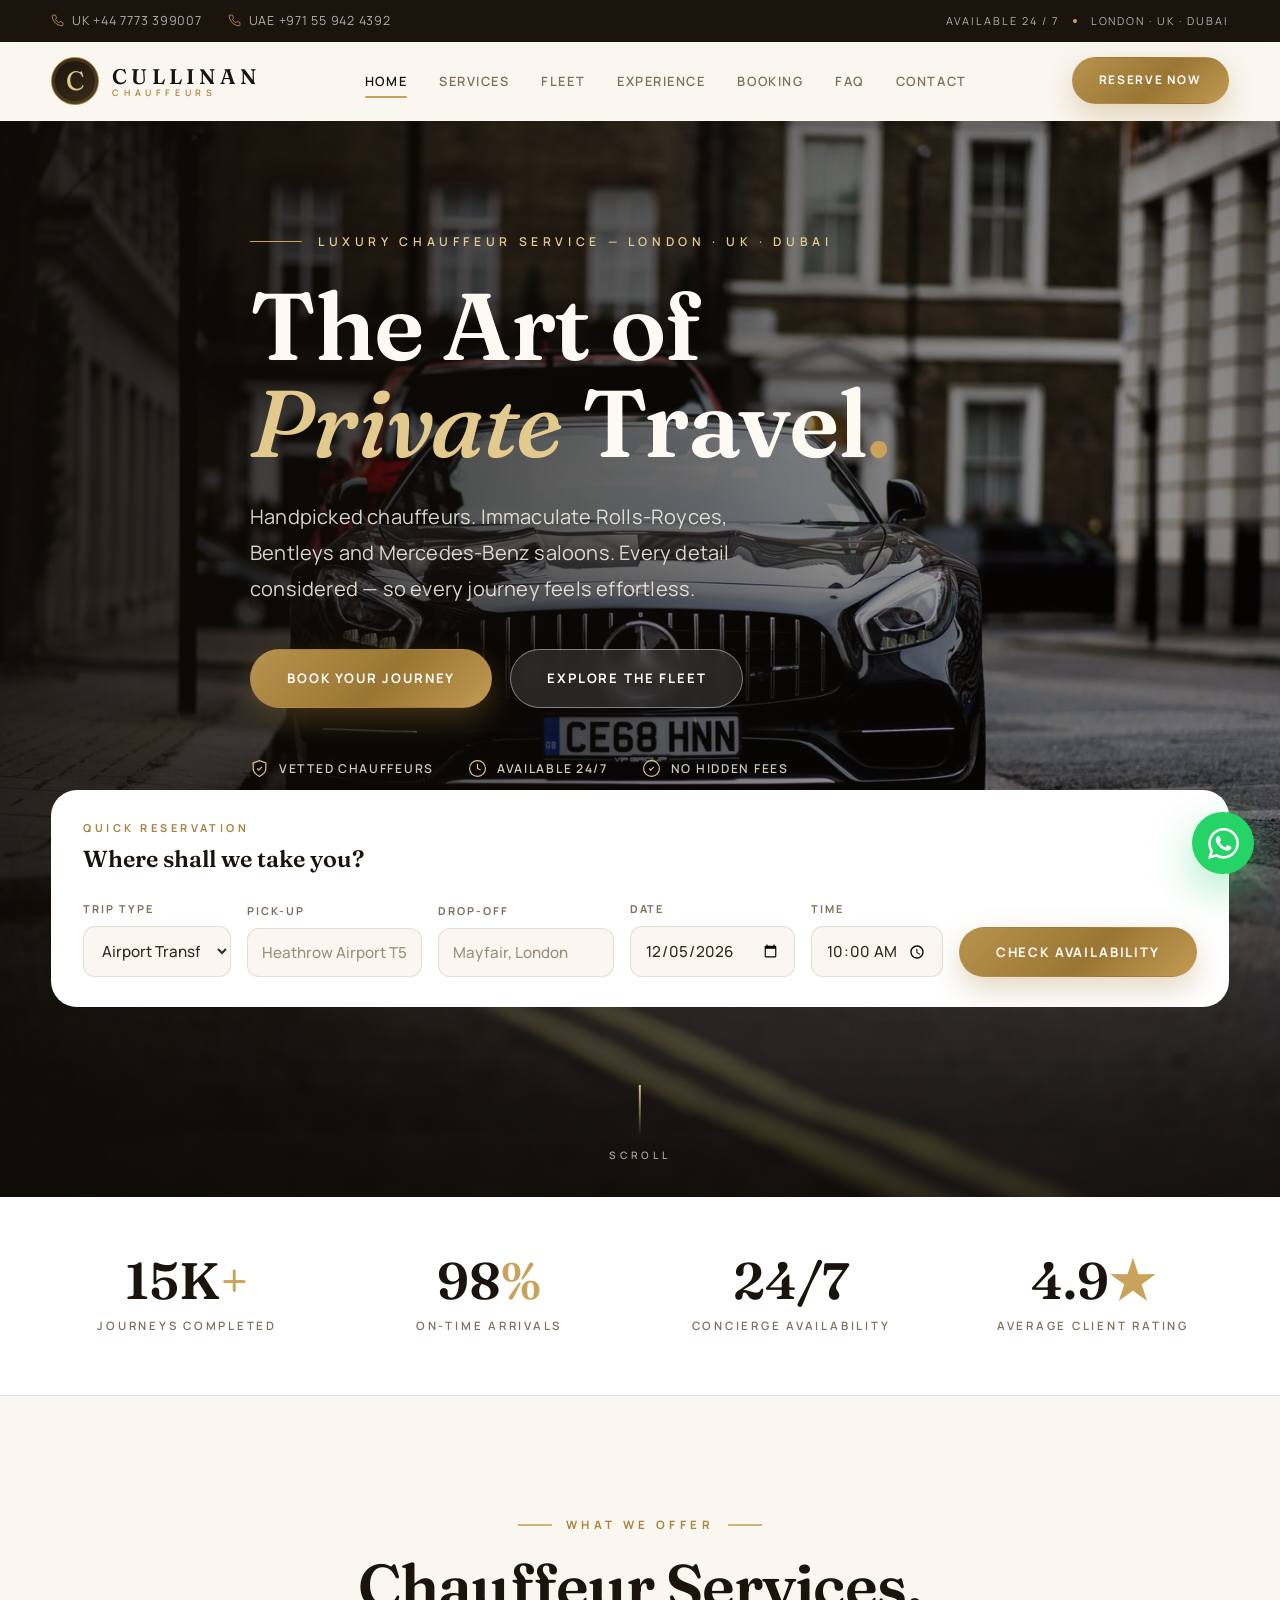
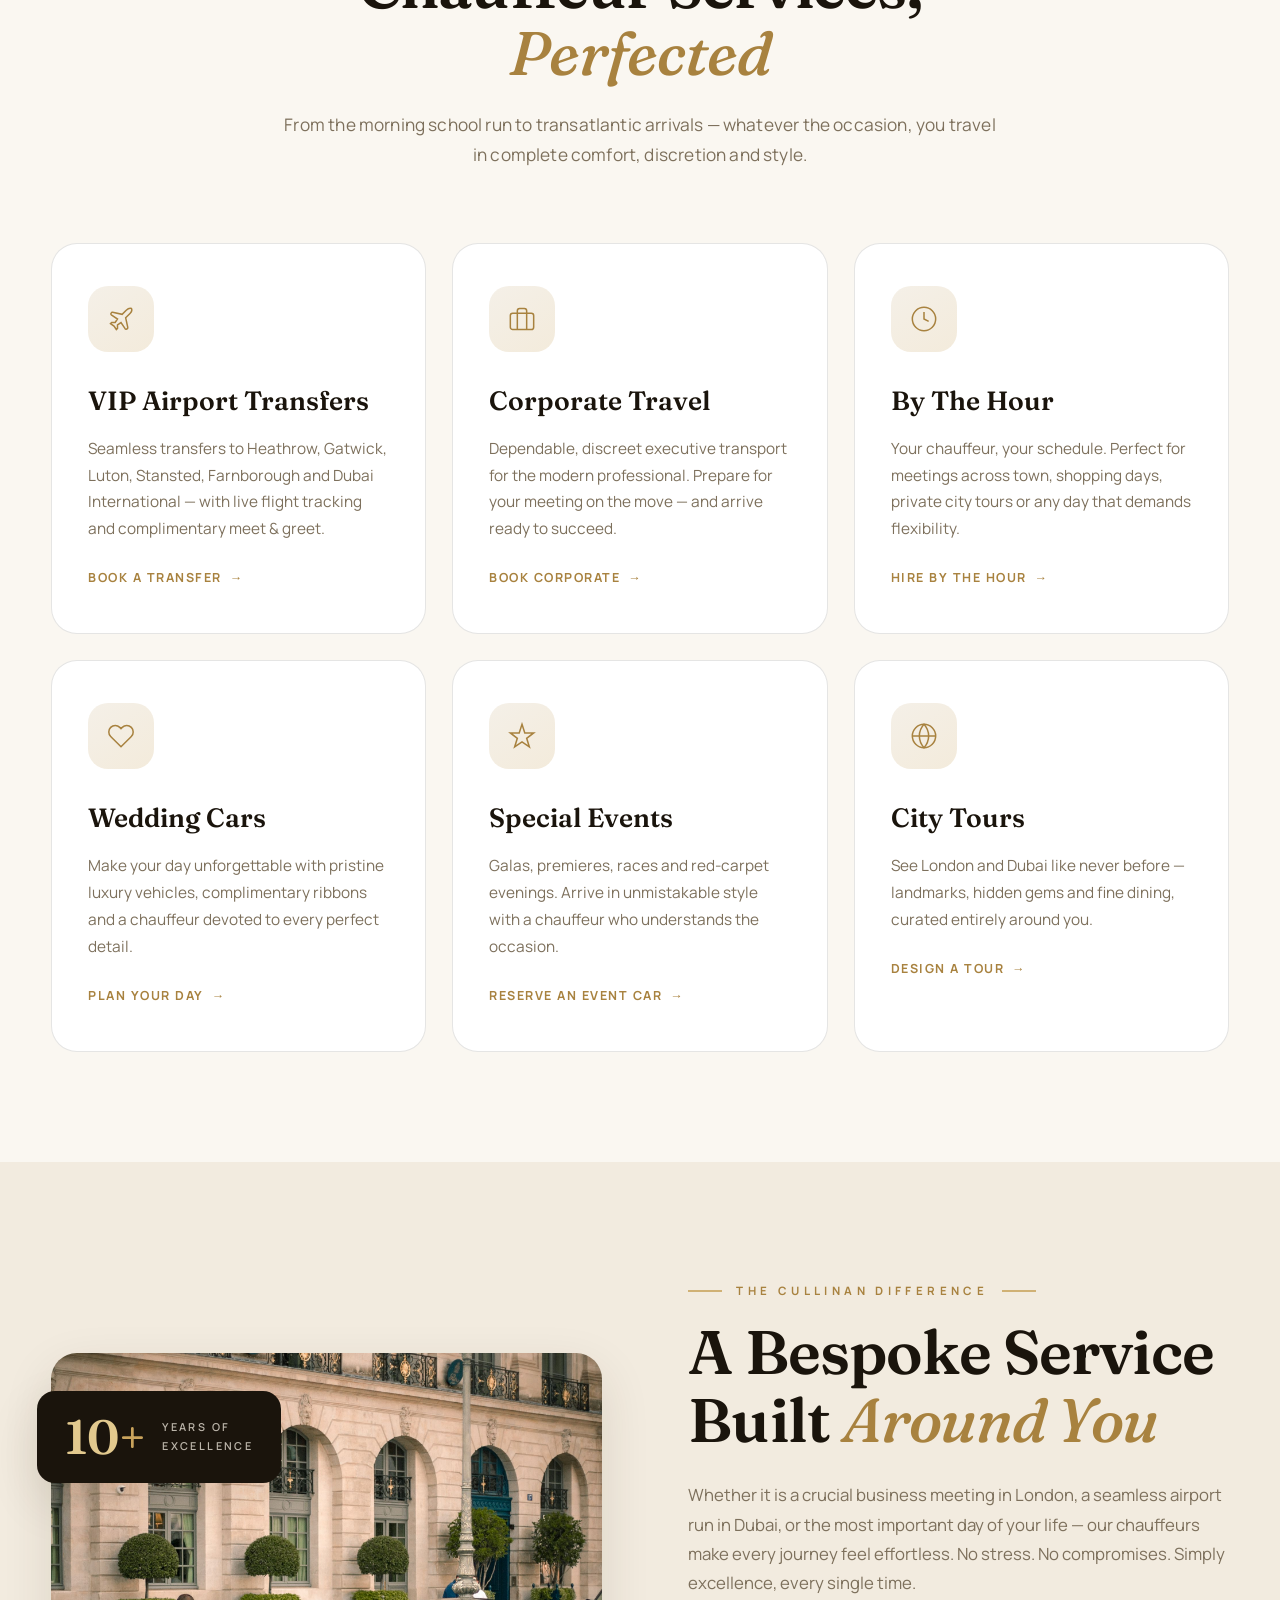
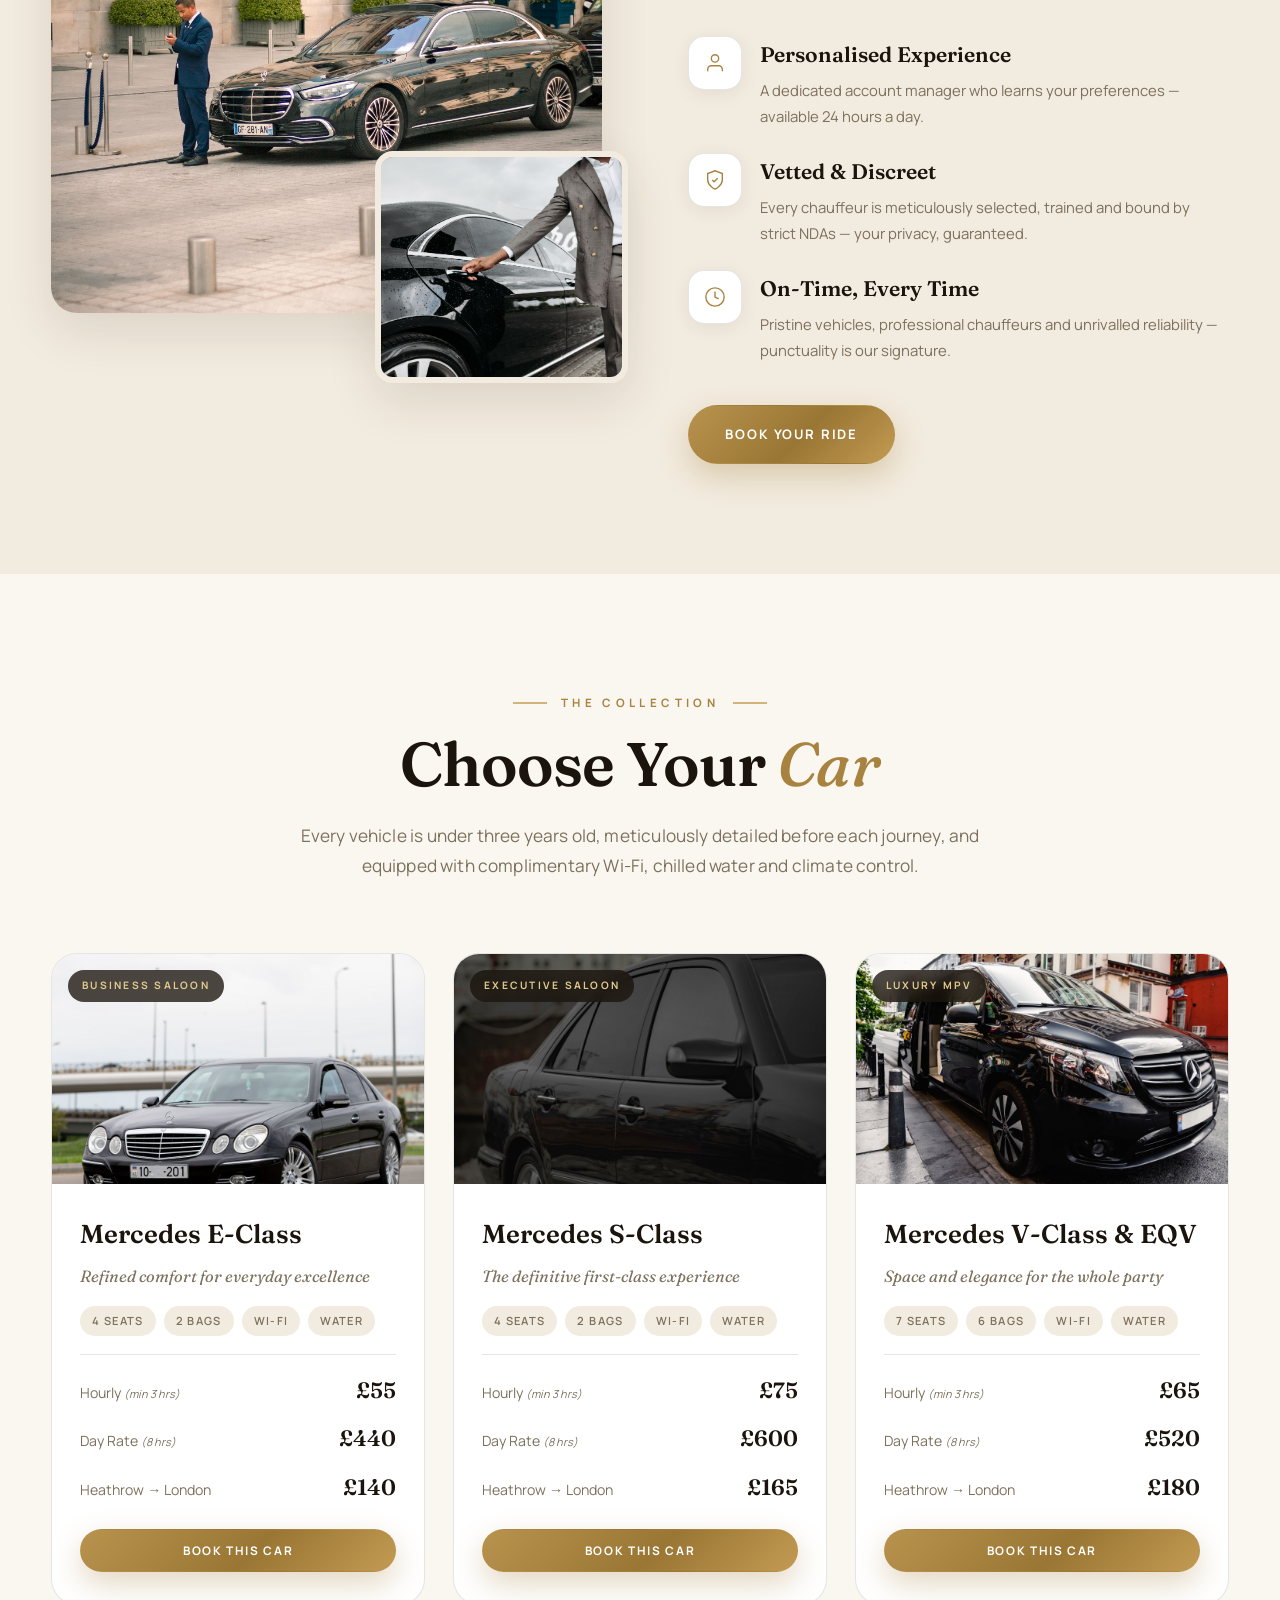
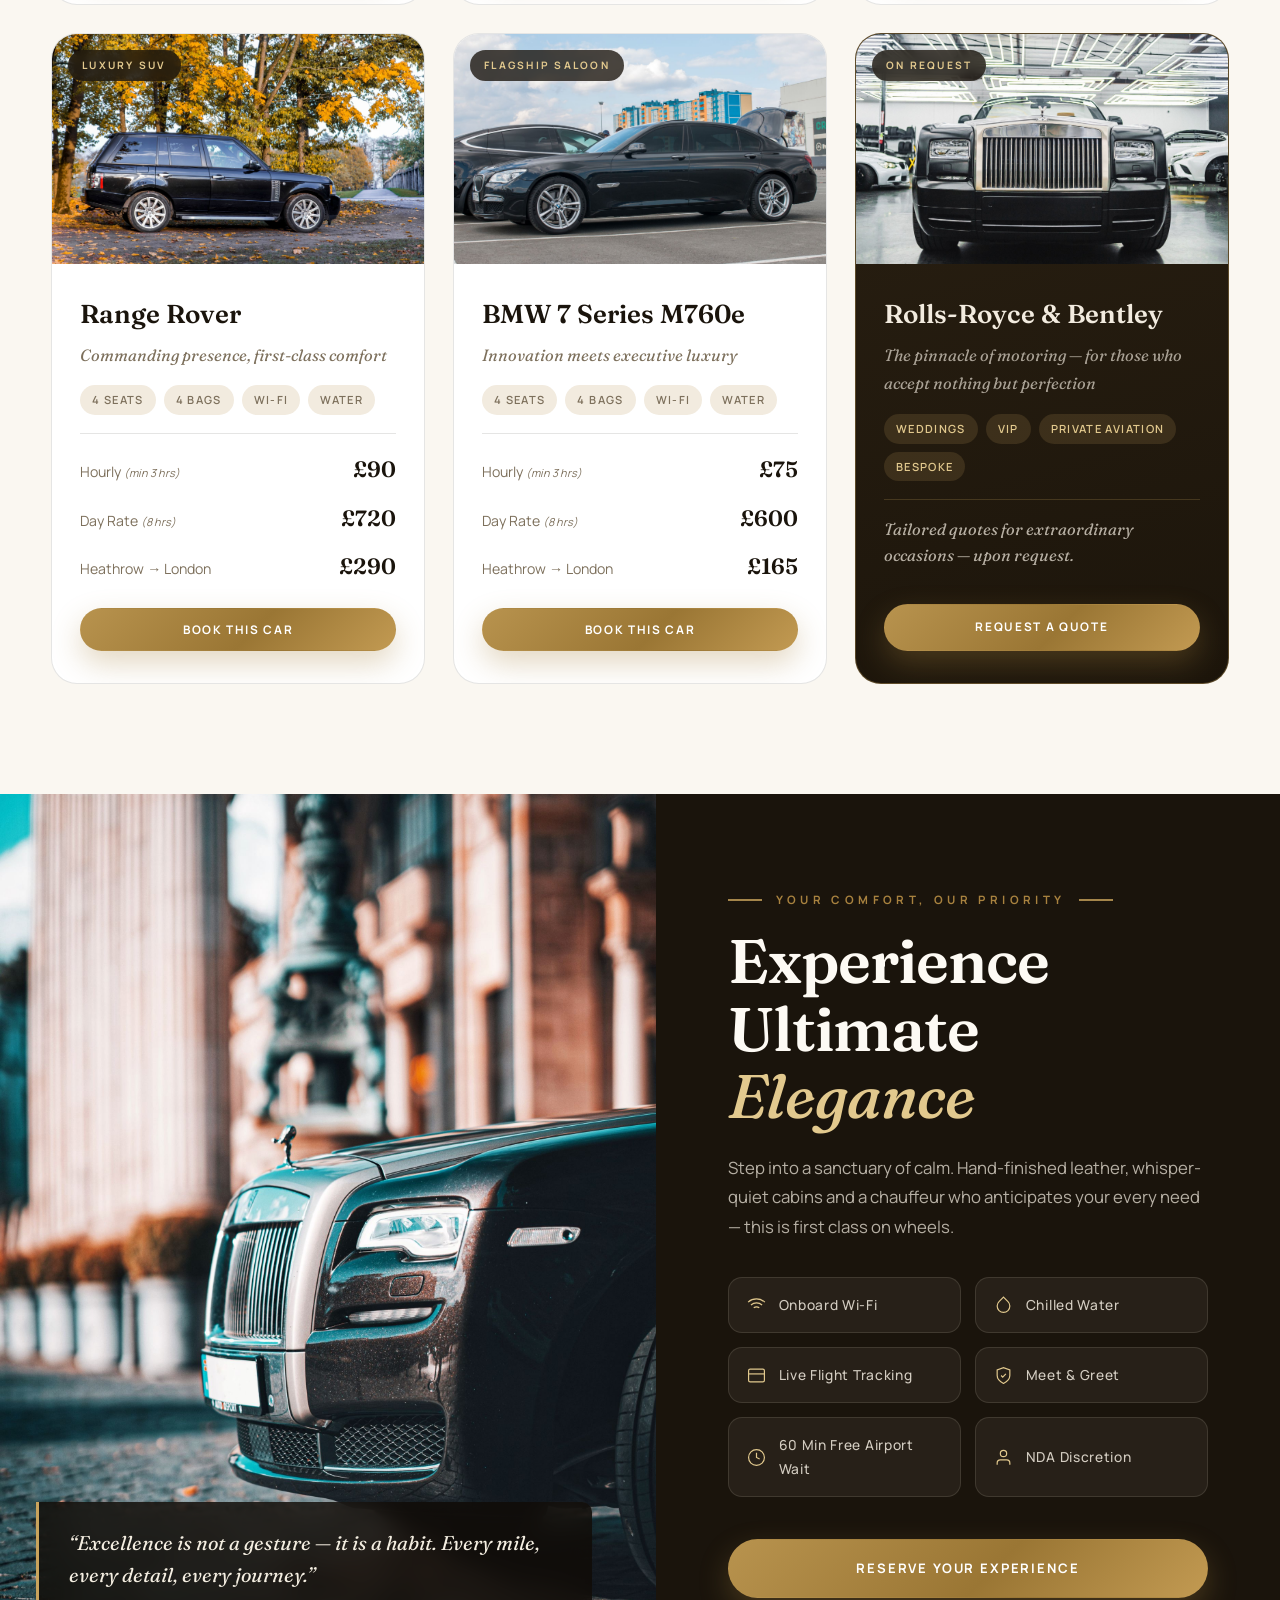
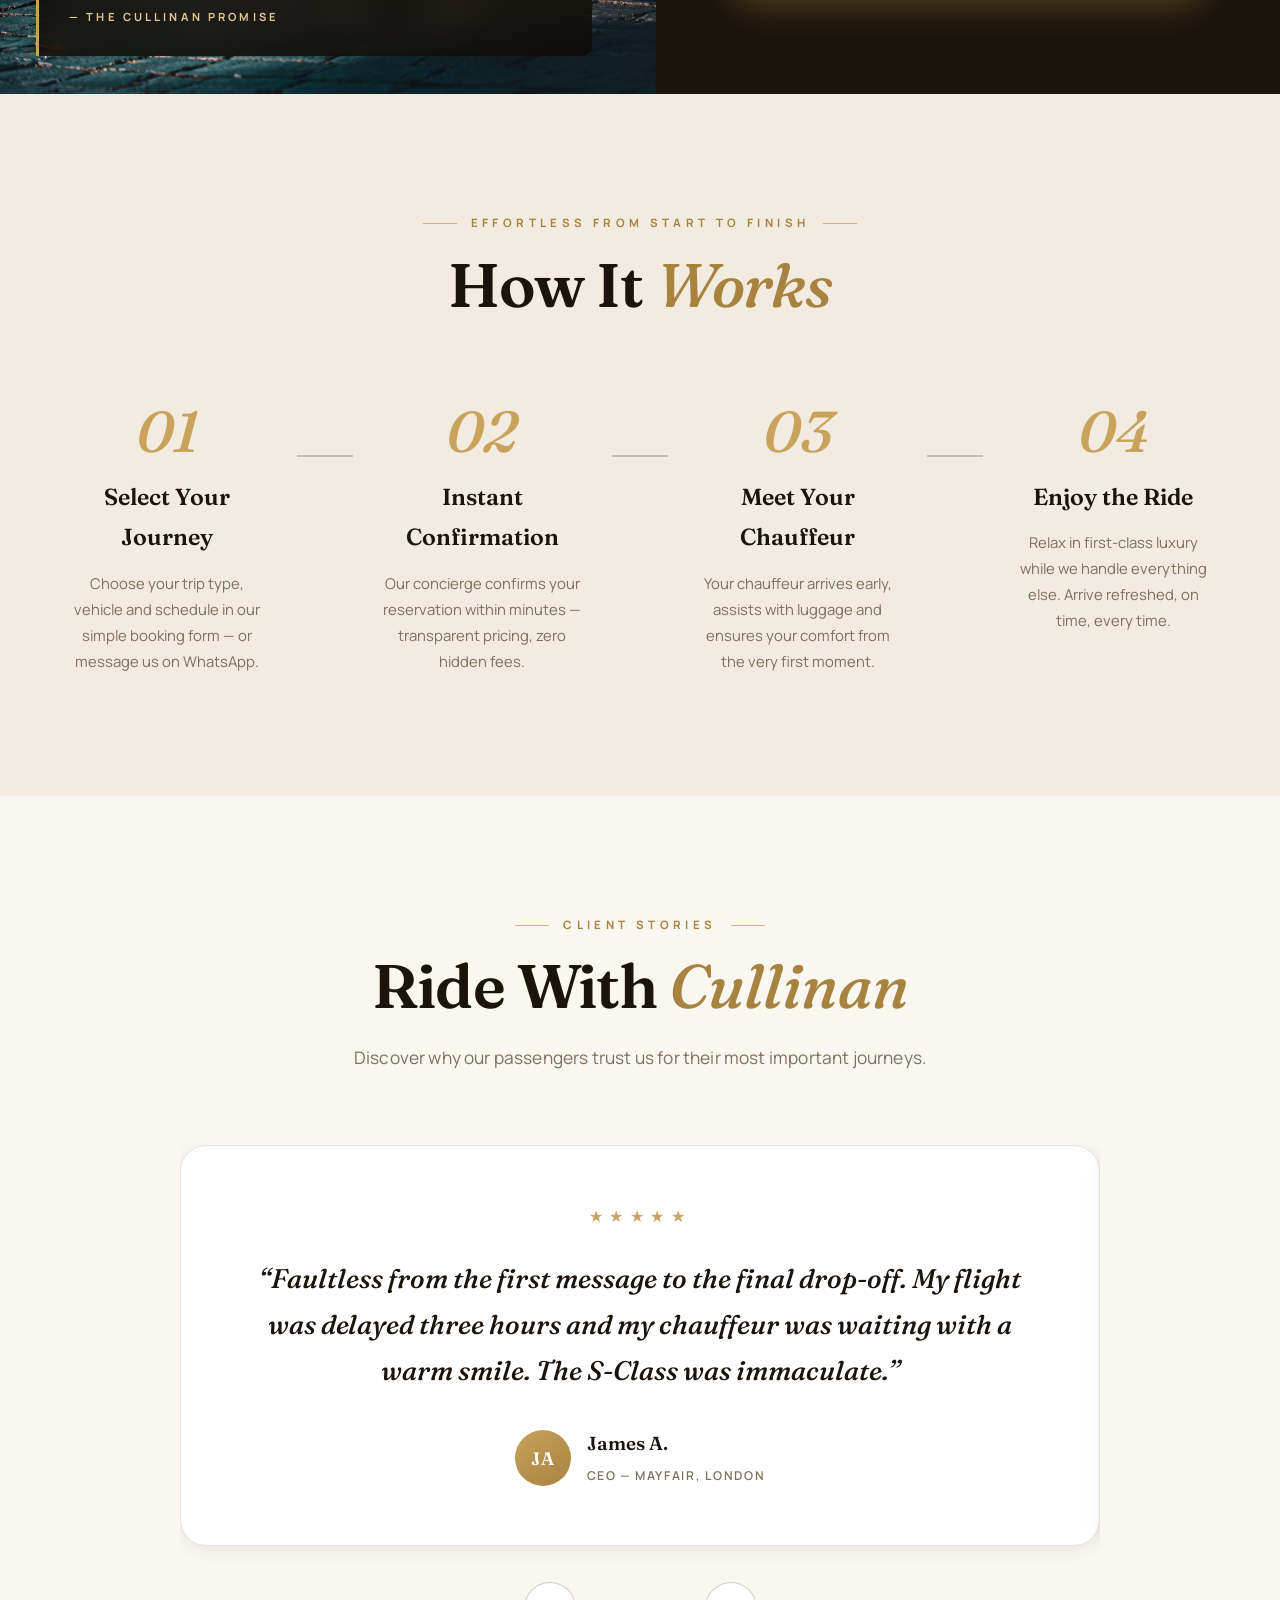
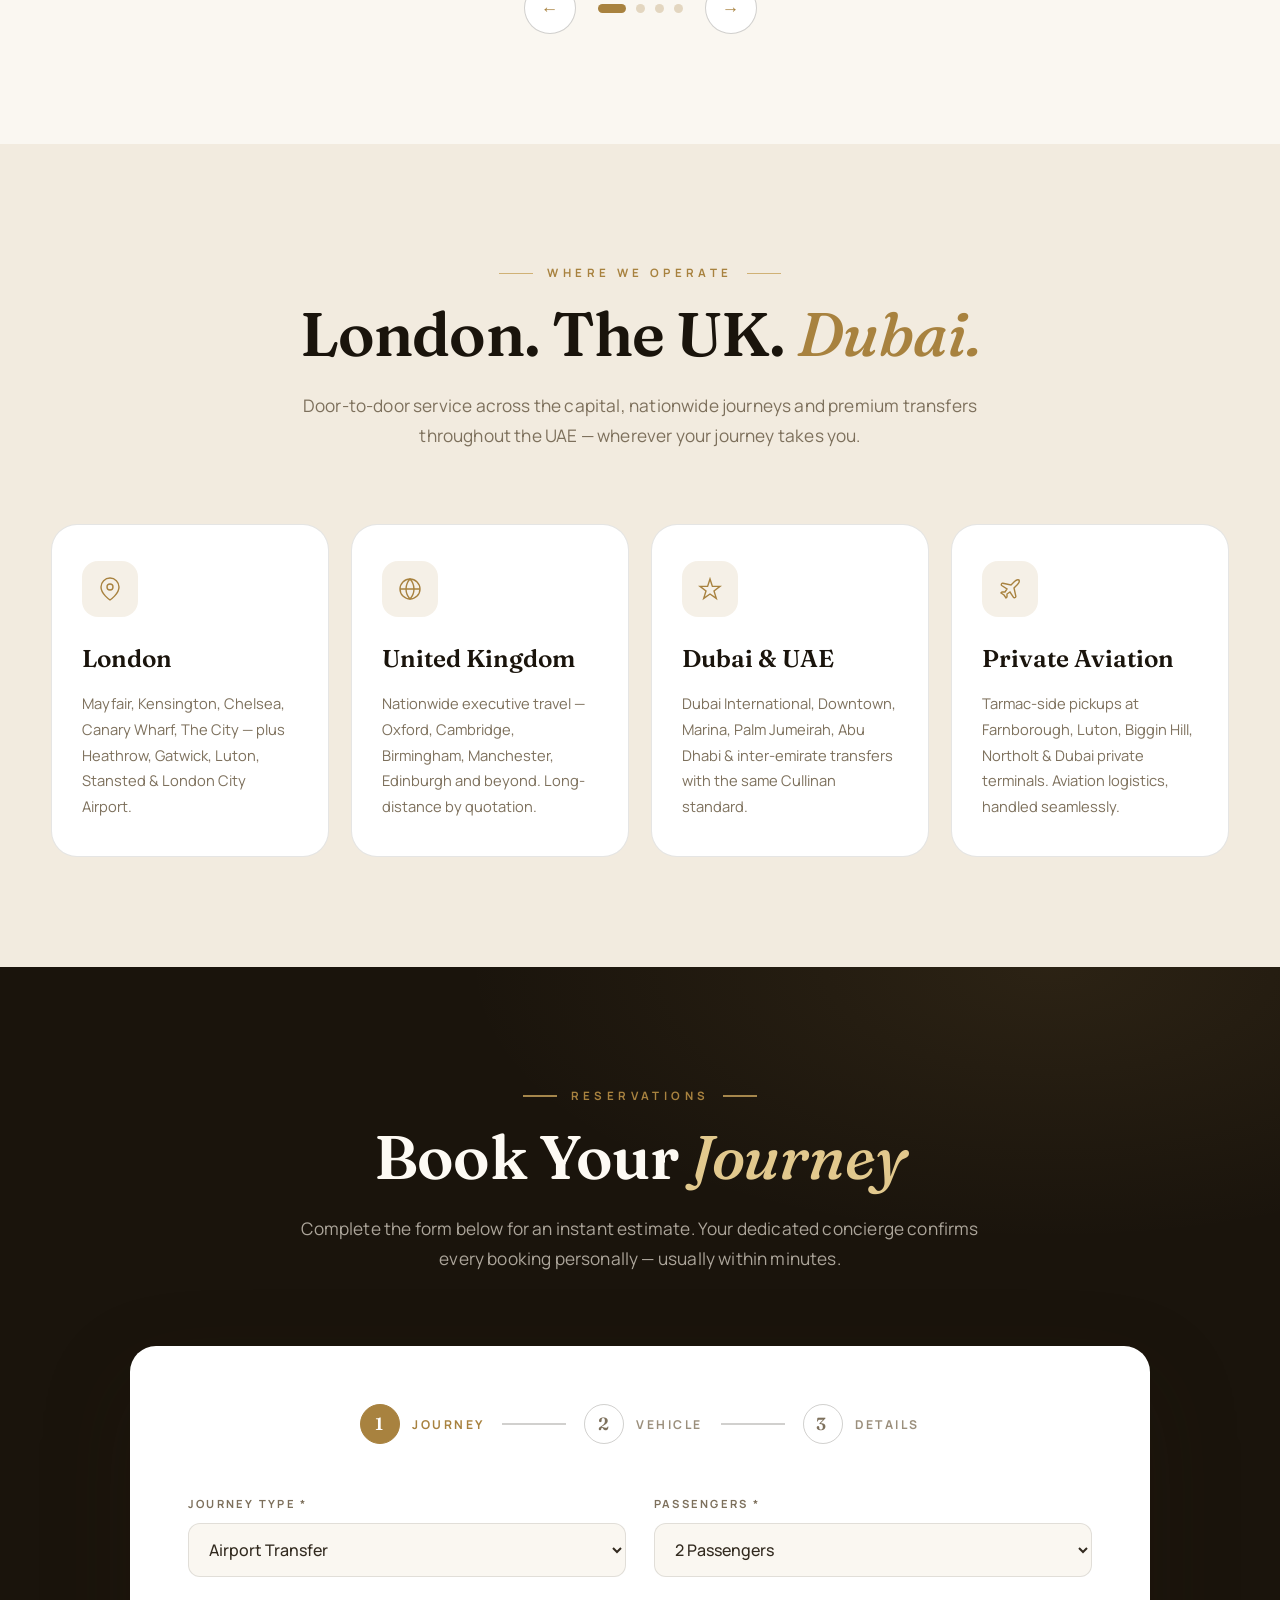
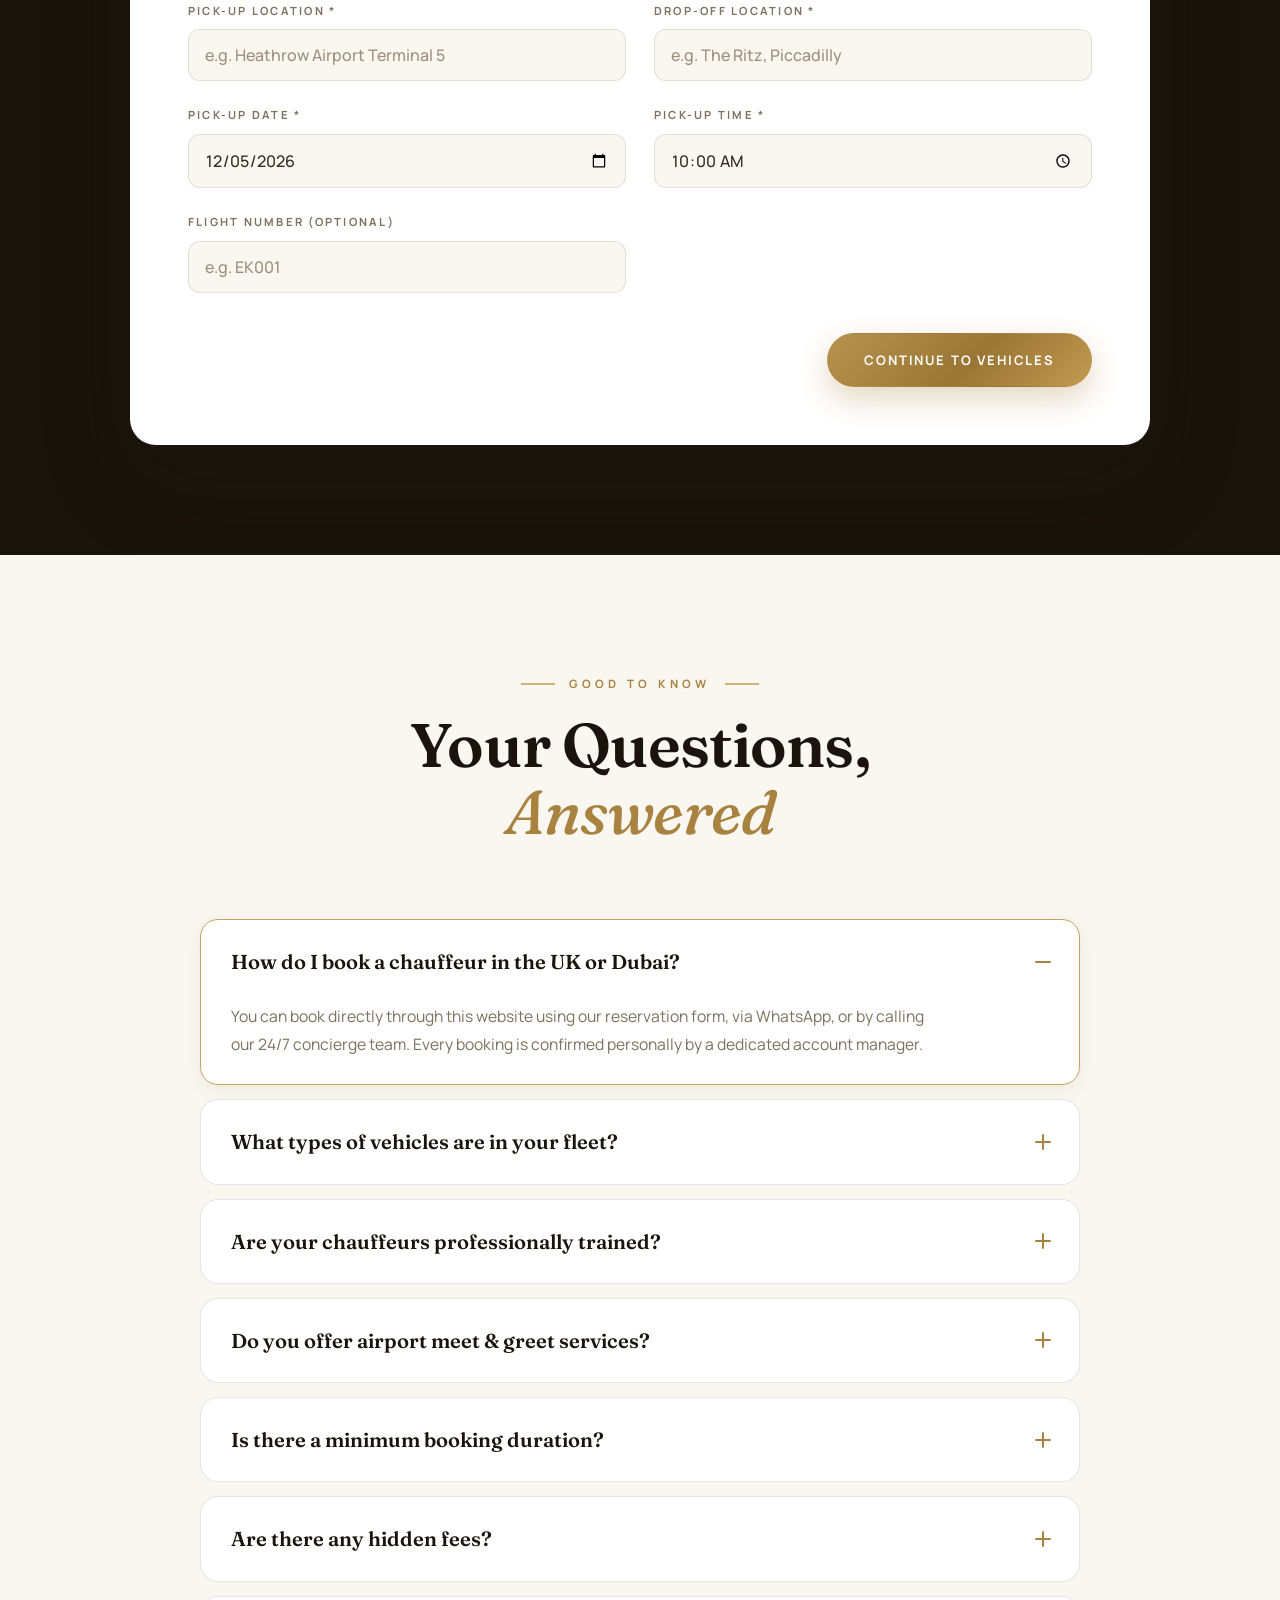
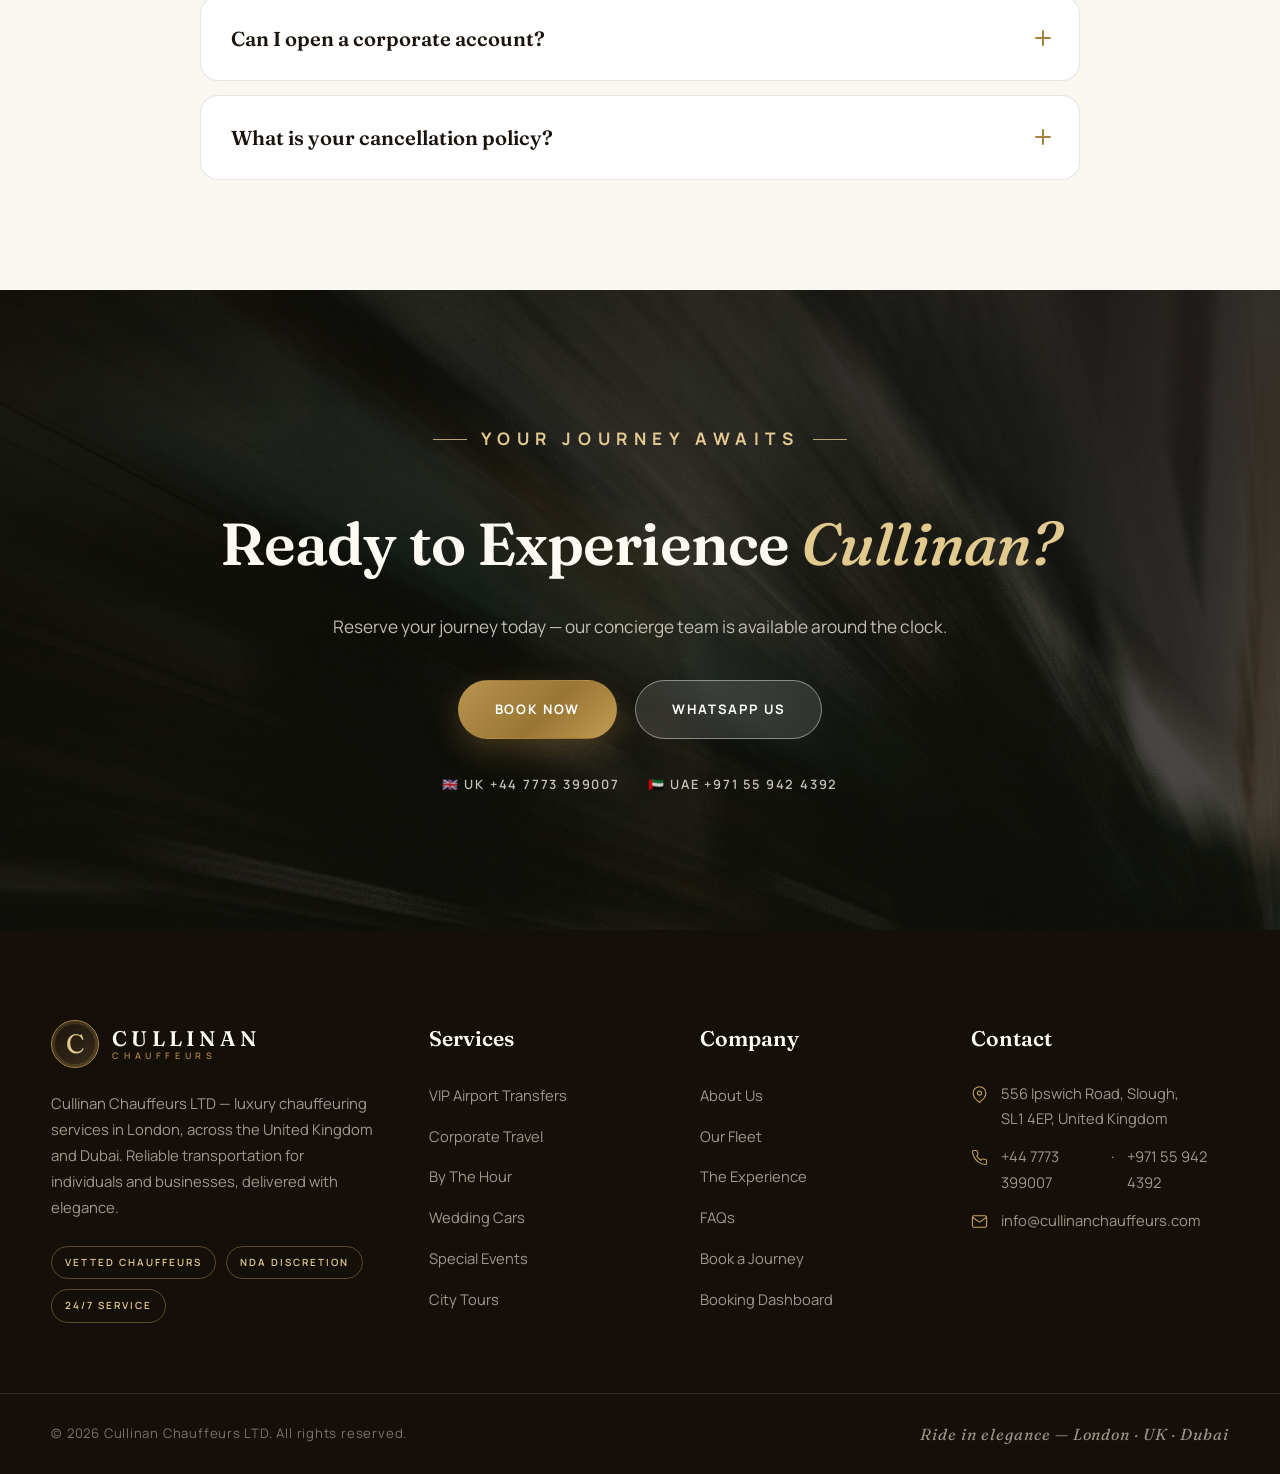
<file: index.html>
<!DOCTYPE html>
<html lang="en">
<head>
<meta charset="UTF-8">
<meta name="viewport" content="width=device-width, initial-scale=1.0">
<title>Cullinan Chauffeurs | Luxury Chauffeur Service in London, UK & Dubai</title>
<meta name="description" content="Cullinan Chauffeurs — the art of private travel. Premium chauffeur service across London, the UK and Dubai. VIP airport transfers, corporate travel, weddings and by-the-hour hire in Rolls-Royce, Mercedes S-Class & Range Rover. Available 24/7.">
<link rel="stylesheet" href="css/fonts.css">
<link rel="stylesheet" href="css/style.css">
<link rel="icon" href="data:image/svg+xml,<svg xmlns='http://www.w3.org/2000/svg' viewBox='0 0 100 100'><rect fill='%2316120d' width='100' height='100'/><text x='50' y='70' font-size='60' text-anchor='middle' fill='%23c9a35c' font-family='Georgia'>C</text></svg>">
</head>
<body>

<div class="scroll-progress" id="scrollProgress"></div>

<!-- ======= TOP BAR ======= -->
<div class="topbar">
  <div class="container topbar-inner">
    <div class="topbar-left">
      <a href="tel:+447773399007" class="topbar-link">
        <svg viewBox="0 0 24 24" fill="none" stroke="currentColor" stroke-width="1.5"><path d="M22 16.92v3a2 2 0 0 1-2.18 2 19.79 19.79 0 0 1-8.63-3.07 19.5 19.5 0 0 1-6-6 19.79 19.79 0 0 1-3.07-8.67A2 2 0 0 1 4.11 2h3a2 2 0 0 1 2 1.72 12.84 12.84 0 0 0 .7 2.81 2 2 0 0 1-.45 2.11L8.09 9.91a16 16 0 0 0 6 6l1.27-1.27a2 2 0 0 1 2.11-.45 12.84 12.84 0 0 0 2.81.7A2 2 0 0 1 22 16.92z"/></svg>
        UK +44 7773 399007
      </a>
      <a href="https://wa.me/971559424392" target="_blank" rel="noopener" class="topbar-link">
        <svg viewBox="0 0 24 24" fill="none" stroke="currentColor" stroke-width="1.5"><path d="M22 16.92v3a2 2 0 0 1-2.18 2 19.79 19.79 0 0 1-8.63-3.07 19.5 19.5 0 0 1-6-6 19.79 19.79 0 0 1-3.07-8.67A2 2 0 0 1 4.11 2h3a2 2 0 0 1 2 1.72 12.84 12.84 0 0 0 .7 2.81 2 2 0 0 1-.45 2.11L8.09 9.91a16 16 0 0 0 6 6l1.27-1.27a2 2 0 0 1 2.11-.45 12.84 12.84 0 0 0 2.81.7A2 2 0 0 1 22 16.92z"/></svg>
        UAE +971 55 942 4392
      </a>
    </div>
    <div class="topbar-right">
      <span class="topbar-item">Available 24 / 7</span>
      <span class="topbar-dot"></span>
      <span class="topbar-item">London &middot; UK &middot; Dubai</span>
    </div>
  </div>
</div>

<!-- ======= NAVIGATION ======= -->
<header class="nav" id="nav">
  <div class="container nav-inner">
    <a href="#home" class="logo" aria-label="Cullinan Chauffeurs home">
      <span class="logo-mark">C</span>
      <span class="logo-text">
        <span class="logo-name">CULLINAN</span>
        <span class="logo-sub">CHAUFFEURS</span>
      </span>
    </a>
    <nav class="nav-links" id="navLinks">
      <a href="#home" class="nav-link active">Home</a>
      <a href="#services" class="nav-link">Services</a>
      <a href="#fleet" class="nav-link">Fleet</a>
      <a href="#experience" class="nav-link">Experience</a>
      <a href="#booking" class="nav-link">Booking</a>
      <a href="#faq" class="nav-link">FAQ</a>
      <a href="#contact" class="nav-link">Contact</a>
    </nav>
    <div class="nav-actions">
      <a href="#booking" class="btn btn-gold btn-sm">Reserve Now</a>
      <button class="hamburger" id="hamburger" aria-label="Open menu">
        <span></span><span></span><span></span>
      </button>
    </div>
  </div>
</header>

<!-- ======= HERO ======= -->
<section class="hero" id="home">
  <div class="hero-bg" style="background-image:url('assets/img/merc-london.jpg')"></div>
  <div class="hero-overlay"></div>
  <div class="container hero-content">
    <p class="hero-eyebrow reveal">Luxury Chauffeur Service &mdash; London &middot; UK &middot; Dubai</p>
    <h1 class="hero-title reveal">
      The Art of<br><em>Private</em> Travel<span class="gold-text">.</span>
    </h1>
    <p class="hero-lead reveal">
      Handpicked chauffeurs. Immaculate Rolls-Royces, Bentleys and Mercedes-Benz saloons.
      Every detail considered &mdash; so every journey feels effortless.
    </p>
    <div class="hero-cta reveal">
      <a href="#booking" class="btn btn-gold">Book Your Journey</a>
      <a href="#fleet" class="btn btn-glass">Explore the Fleet</a>
    </div>
    <div class="hero-badges reveal">
      <div class="hero-badge">
        <svg viewBox="0 0 24 24" fill="none" stroke="currentColor" stroke-width="1.5"><path d="M12 22s8-4 8-10V5l-8-3-8 3v7c0 6 8 10 8 10z"/><path d="m9 12 2 2 4-4"/></svg>
        Vetted Chauffeurs
      </div>
      <div class="hero-badge">
        <svg viewBox="0 0 24 24" fill="none" stroke="currentColor" stroke-width="1.5"><circle cx="12" cy="12" r="10"/><path d="M12 6v6l4 2"/></svg>
        Available 24/7
      </div>
      <div class="hero-badge">
        <svg viewBox="0 0 24 24" fill="none" stroke="currentColor" stroke-width="1.5"><path d="m9 12 2 2 4-4"/><circle cx="12" cy="12" r="10"/></svg>
        No Hidden Fees
      </div>
    </div>
  </div>

  <!-- Quick booking card -->
  <div class="container">
    <form class="quick-book reveal" id="quickBook">
      <div class="qb-title">
        <span class="qb-kicker">Quick Reservation</span>
        <strong>Where shall we take you?</strong>
      </div>
      <div class="qb-row">
        <div class="qb-field">
          <label>Trip Type</label>
          <select id="qbType">
            <option value="airport">Airport Transfer</option>
            <option value="one-way">One Way</option>
            <option value="round-trip">Round Trip</option>
            <option value="hourly">By The Hour</option>
          </select>
        </div>
        <div class="qb-field">
          <label>Pick-up</label>
          <input type="text" id="qbPickup" placeholder="Heathrow Airport T5" required>
        </div>
        <div class="qb-field">
          <label>Drop-off</label>
          <input type="text" id="qbDropoff" placeholder="Mayfair, London" required>
        </div>
        <div class="qb-field">
          <label>Date</label>
          <input type="date" id="qbDate" required>
        </div>
        <div class="qb-field">
          <label>Time</label>
          <input type="time" id="qbTime" required>
        </div>
        <button type="submit" class="btn btn-gold qb-btn">Check Availability</button>
      </div>
    </form>
  </div>

  <a href="#services" class="hero-scroll" aria-label="Scroll down">
    <span class="hero-scroll-line"></span>
    <span>Scroll</span>
  </a>
</section>

<!-- ======= STATS STRIP ======= -->
<section class="stats">
  <div class="container stats-grid">
    <div class="stat reveal">
      <div class="stat-num"><span class="counter" data-target="15">0</span>K<span class="gold-text">+</span></div>
      <div class="stat-label">Journeys Completed</div>
    </div>
    <div class="stat reveal">
      <div class="stat-num"><span class="counter" data-target="98">0</span><span class="gold-text">%</span></div>
      <div class="stat-label">On-Time Arrivals</div>
    </div>
    <div class="stat reveal">
      <div class="stat-num"><span class="counter" data-target="24">0</span>/<span class="counter" data-target="7">0</span></div>
      <div class="stat-label">Concierge Availability</div>
    </div>
    <div class="stat reveal">
      <div class="stat-num">4.9<span class="gold-text">&#9733;</span></div>
      <div class="stat-label">Average Client Rating</div>
    </div>
  </div>
</section>

<!-- ======= SERVICES ======= -->
<section class="section" id="services">
  <div class="container">
    <div class="section-head reveal">
      <p class="eyebrow">What We Offer</p>
      <h2 class="section-title">Chauffeur Services,<br><em>Perfected</em></h2>
      <p class="section-lead">From the morning school run to transatlantic arrivals &mdash; whatever the occasion,
        you travel in complete comfort, discretion and style.</p>
    </div>
    <div class="services-grid">

      <article class="service-card reveal">
        <div class="service-icon">
          <svg viewBox="0 0 24 24" fill="none" stroke="currentColor" stroke-width="1.3"><path d="M17.8 19.2 16 11l3.5-3.5C21 6 21.5 4 21 3c-1-.5-3 0-4.5 1.5L13 8 4.8 6.2c-.5-.1-.9.1-1.1.5l-.3.5c-.2.5-.1 1 .3 1.3L9 12l-2 3H4l-1 1 3 2 2 3 1-1v-3l3-2 3.5 5.3c.3.4.8.5 1.3.3l.5-.2c.4-.3.6-.7.5-1.2z"/></svg>
        </div>
        <h3>VIP Airport Transfers</h3>
        <p>Seamless transfers to Heathrow, Gatwick, Luton, Stansted, Farnborough and Dubai International &mdash; with live flight tracking and complimentary meet &amp; greet.</p>
        <a href="#booking" class="text-link" data-trip="airport">Book a transfer <span>&rarr;</span></a>
      </article>

      <article class="service-card reveal">
        <div class="service-icon">
          <svg viewBox="0 0 24 24" fill="none" stroke="currentColor" stroke-width="1.3"><rect x="2" y="7" width="20" height="14" rx="2"/><path d="M16 21V5a2 2 0 0 0-2-2h-4a2 2 0 0 0-2 2v16"/></svg>
        </div>
        <h3>Corporate Travel</h3>
        <p>Dependable, discreet executive transport for the modern professional. Prepare for your meeting on the move &mdash; and arrive ready to succeed.</p>
        <a href="#booking" class="text-link" data-trip="one-way">Book corporate <span>&rarr;</span></a>
      </article>

      <article class="service-card reveal">
        <div class="service-icon">
          <svg viewBox="0 0 24 24" fill="none" stroke="currentColor" stroke-width="1.3"><circle cx="12" cy="12" r="10"/><path d="M12 6v6l4 2"/></svg>
        </div>
        <h3>By The Hour</h3>
        <p>Your chauffeur, your schedule. Perfect for meetings across town, shopping days, private city tours or any day that demands flexibility.</p>
        <a href="#booking" class="text-link" data-trip="hourly">Hire by the hour <span>&rarr;</span></a>
      </article>

      <article class="service-card reveal">
        <div class="service-icon">
          <svg viewBox="0 0 24 24" fill="none" stroke="currentColor" stroke-width="1.3"><path d="M20.84 4.61a5.5 5.5 0 0 0-7.78 0L12 5.67l-1.06-1.06a5.5 5.5 0 0 0-7.78 7.78l1.06 1.06L12 21.23l7.78-7.78 1.06-1.06a5.5 5.5 0 0 0 0-7.78z"/></svg>
        </div>
        <h3>Wedding Cars</h3>
        <p>Make your day unforgettable with pristine luxury vehicles, complimentary ribbons and a chauffeur devoted to every perfect detail.</p>
        <a href="#booking" class="text-link" data-trip="hourly">Plan your day <span>&rarr;</span></a>
      </article>

      <article class="service-card reveal">
        <div class="service-icon">
          <svg viewBox="0 0 24 24" fill="none" stroke="currentColor" stroke-width="1.3"><path d="M12 2l2.4 7.4H22l-6 4.6 2.3 7.4L12 17l-6.3 4.4L8 14 2 9.4h7.6z"/></svg>
        </div>
        <h3>Special Events</h3>
        <p>Galas, premieres, races and red-carpet evenings. Arrive in unmistakable style with a chauffeur who understands the occasion.</p>
        <a href="#booking" class="text-link" data-trip="hourly">Reserve an event car <span>&rarr;</span></a>
      </article>

      <article class="service-card reveal">
        <div class="service-icon">
          <svg viewBox="0 0 24 24" fill="none" stroke="currentColor" stroke-width="1.3"><circle cx="12" cy="12" r="10"/><path d="M2 12h20M12 2a15.3 15.3 0 0 1 4 10 15.3 15.3 0 0 1-4 10 15.3 15.3 0 0 1-4-10 15.3 15.3 0 0 1 4-10z"/></svg>
        </div>
        <h3>City Tours</h3>
        <p>See London and Dubai like never before &mdash; landmarks, hidden gems and fine dining, curated entirely around you.</p>
        <a href="#booking" class="text-link" data-trip="hourly">Design a tour <span>&rarr;</span></a>
      </article>

    </div>
  </div>
</section>

<!-- ======= ABOUT / STORY ======= -->
<section class="section section-cream about" id="about">
  <div class="container about-grid">
    <div class="about-media reveal">
      <div class="about-img-main">
        <img src="assets/img/chauffeur-suit.jpg" alt="Professional Cullinan chauffeur beside a black Mercedes S-Class at a grand hotel">
      </div>
      <div class="about-img-sub">
        <img src="assets/img/chauffeur-door.jpg" alt="Chauffeur opening the door of a black luxury saloon">
      </div>
      <div class="about-experience">
        <span class="about-exp-num">10<span class="gold-text">+</span></span>
        <span class="about-exp-label">Years of<br>Excellence</span>
      </div>
    </div>
    <div class="about-body">
      <p class="eyebrow reveal">The Cullinan Difference</p>
      <h2 class="section-title reveal">A Bespoke Service<br>Built <em>Around You</em></h2>
      <p class="about-text reveal">Whether it is a crucial business meeting in London, a seamless airport run in Dubai,
        or the most important day of your life &mdash; our chauffeurs make every journey feel effortless.
        No stress. No compromises. Simply excellence, every single time.</p>
      <div class="about-features">
        <div class="about-feature reveal">
          <div class="af-icon">
            <svg viewBox="0 0 24 24" fill="none" stroke="currentColor" stroke-width="1.5"><path d="M20 21v-2a4 4 0 0 0-4-4H8a4 4 0 0 0-4 4v2"/><circle cx="12" cy="7" r="4"/></svg>
          </div>
          <div>
            <h4>Personalised Experience</h4>
            <p>A dedicated account manager who learns your preferences &mdash; available 24 hours a day.</p>
          </div>
        </div>
        <div class="about-feature reveal">
          <div class="af-icon">
            <svg viewBox="0 0 24 24" fill="none" stroke="currentColor" stroke-width="1.5"><path d="M12 22s8-4 8-10V5l-8-3-8 3v7c0 6 8 10 8 10z"/><path d="m9 12 2 2 4-4"/></svg>
          </div>
          <div>
            <h4>Vetted &amp; Discreet</h4>
            <p>Every chauffeur is meticulously selected, trained and bound by strict NDAs &mdash; your privacy, guaranteed.</p>
          </div>
        </div>
        <div class="about-feature reveal">
          <div class="af-icon">
            <svg viewBox="0 0 24 24" fill="none" stroke="currentColor" stroke-width="1.5"><circle cx="12" cy="12" r="10"/><path d="M12 6v6l4 2"/></svg>
          </div>
          <div>
            <h4>On-Time, Every Time</h4>
            <p>Pristine vehicles, professional chauffeurs and unrivalled reliability &mdash; punctuality is our signature.</p>
          </div>
        </div>
      </div>
      <a href="#booking" class="btn btn-gold reveal">Book Your Ride</a>
    </div>
  </div>
</section>

<!-- ======= FLEET ======= -->
<section class="section" id="fleet">
  <div class="container">
    <div class="section-head reveal">
      <p class="eyebrow">The Collection</p>
      <h2 class="section-title">Choose Your <em>Car</em></h2>
      <p class="section-lead">Every vehicle is under three years old, meticulously detailed before each journey,
        and equipped with complimentary Wi-Fi, chilled water and climate control.</p>
    </div>

    <div class="fleet-grid">

      <article class="fleet-card reveal" data-vehicle="e-class">
        <div class="fleet-photo">
          <img src="assets/img/merc-sclass.jpg" alt="Black Mercedes E-Class executive saloon">
          <span class="fleet-badge">Business Saloon</span>
        </div>
        <div class="fleet-body">
          <h3>Mercedes E-Class</h3>
          <p class="fleet-tagline">Refined comfort for everyday excellence</p>
          <ul class="fleet-specs">
            <li>4 Seats</li><li>2 Bags</li><li>Wi-Fi</li><li>Water</li>
          </ul>
          <div class="fleet-prices">
            <div class="fp-row"><span>Hourly <em>(min 3 hrs)</em></span><strong>&pound;55</strong></div>
            <div class="fp-row"><span>Day Rate <em>(8 hrs)</em></span><strong>&pound;440</strong></div>
            <div class="fp-row"><span>Heathrow &rarr; London</span><strong>&pound;140</strong></div>
          </div>
          <button class="btn btn-gold btn-sm book-vehicle" data-vehicle="e-class">Book This Car</button>
        </div>
      </article>

      <article class="fleet-card reveal" data-vehicle="s-class">
        <div class="fleet-photo">
          <img src="assets/img/merc-eclass.jpg" alt="Black Mercedes S-Class flagship saloon">
          <span class="fleet-badge">Executive Saloon</span>
        </div>
        <div class="fleet-body">
          <h3>Mercedes S-Class</h3>
          <p class="fleet-tagline">The definitive first-class experience</p>
          <ul class="fleet-specs">
            <li>4 Seats</li><li>2 Bags</li><li>Wi-Fi</li><li>Water</li>
          </ul>
          <div class="fleet-prices">
            <div class="fp-row"><span>Hourly <em>(min 3 hrs)</em></span><strong>&pound;75</strong></div>
            <div class="fp-row"><span>Day Rate <em>(8 hrs)</em></span><strong>&pound;600</strong></div>
            <div class="fp-row"><span>Heathrow &rarr; London</span><strong>&pound;165</strong></div>
          </div>
          <button class="btn btn-gold btn-sm book-vehicle" data-vehicle="s-class">Book This Car</button>
        </div>
      </article>

      <article class="fleet-card reveal" data-vehicle="v-class">
        <div class="fleet-photo">
          <img src="assets/img/merc-vclass.jpg" alt="Black Mercedes V-Class luxury MPV with door open">
          <span class="fleet-badge">Luxury MPV</span>
        </div>
        <div class="fleet-body">
          <h3>Mercedes V-Class &amp; EQV</h3>
          <p class="fleet-tagline">Space and elegance for the whole party</p>
          <ul class="fleet-specs">
            <li>7 Seats</li><li>6 Bags</li><li>Wi-Fi</li><li>Water</li>
          </ul>
          <div class="fleet-prices">
            <div class="fp-row"><span>Hourly <em>(min 3 hrs)</em></span><strong>&pound;65</strong></div>
            <div class="fp-row"><span>Day Rate <em>(8 hrs)</em></span><strong>&pound;520</strong></div>
            <div class="fp-row"><span>Heathrow &rarr; London</span><strong>&pound;180</strong></div>
          </div>
          <button class="btn btn-gold btn-sm book-vehicle" data-vehicle="v-class">Book This Car</button>
        </div>
      </article>

      <article class="fleet-card reveal" data-vehicle="range-rover">
        <div class="fleet-photo">
          <img src="assets/img/range-rover.jpg" alt="Black Range Rover luxury SUV">
          <span class="fleet-badge">Luxury SUV</span>
        </div>
        <div class="fleet-body">
          <h3>Range Rover</h3>
          <p class="fleet-tagline">Commanding presence, first-class comfort</p>
          <ul class="fleet-specs">
            <li>4 Seats</li><li>4 Bags</li><li>Wi-Fi</li><li>Water</li>
          </ul>
          <div class="fleet-prices">
            <div class="fp-row"><span>Hourly <em>(min 3 hrs)</em></span><strong>&pound;90</strong></div>
            <div class="fp-row"><span>Day Rate <em>(8 hrs)</em></span><strong>&pound;720</strong></div>
            <div class="fp-row"><span>Heathrow &rarr; London</span><strong>&pound;290</strong></div>
          </div>
          <button class="btn btn-gold btn-sm book-vehicle" data-vehicle="range-rover">Book This Car</button>
        </div>
      </article>

      <article class="fleet-card reveal" data-vehicle="bmw-7">
        <div class="fleet-photo">
          <img src="assets/img/bmw-7.jpg" alt="Black BMW 7 Series luxury saloon">
          <span class="fleet-badge">Flagship Saloon</span>
        </div>
        <div class="fleet-body">
          <h3>BMW 7 Series M760e</h3>
          <p class="fleet-tagline">Innovation meets executive luxury</p>
          <ul class="fleet-specs">
            <li>4 Seats</li><li>4 Bags</li><li>Wi-Fi</li><li>Water</li>
          </ul>
          <div class="fleet-prices">
            <div class="fp-row"><span>Hourly <em>(min 3 hrs)</em></span><strong>&pound;75</strong></div>
            <div class="fp-row"><span>Day Rate <em>(8 hrs)</em></span><strong>&pound;600</strong></div>
            <div class="fp-row"><span>Heathrow &rarr; London</span><strong>&pound;165</strong></div>
          </div>
          <button class="btn btn-gold btn-sm book-vehicle" data-vehicle="bmw-7">Book This Car</button>
        </div>
      </article>

      <article class="fleet-card fleet-card-bespoke reveal" data-vehicle="bespoke">
        <div class="fleet-photo">
          <img src="assets/img/rolls-royce.jpg" alt="Black Rolls-Royce Phantom front grille and Spirit of Ecstasy">
          <span class="fleet-badge">On Request</span>
        </div>
        <div class="fleet-body">
          <h3>Rolls-Royce &amp; Bentley</h3>
          <p class="fleet-tagline">The pinnacle of motoring &mdash; for those who accept nothing but perfection</p>
          <ul class="fleet-specs">
            <li>Weddings</li><li>VIP</li><li>Private Aviation</li><li>Bespoke</li>
          </ul>
          <div class="fleet-prices">
            <div class="fp-row bespoke-note"><span>Tailored quotes for extraordinary occasions &mdash; upon request.</span></div>
          </div>
          <a href="https://wa.me/447773399007?text=Hello%20Cullinan%20Chauffeur%2C%20I%20would%20like%20a%20bespoke%20quote%20for%20a%20Rolls-Royce%20%2F%20Bentley." target="_blank" rel="noopener" class="btn btn-gold btn-sm">Request a Quote</a>
        </div>
      </article>

    </div>
  </div>
</section>

<!-- ======= EXPERIENCE ======= -->
<section class="experience" id="experience">
  <div class="experience-media">
    <img src="assets/img/rolls-front.jpg" alt="Close-up of a black Rolls-Royce on a cobbled London street">
    <div class="experience-quote">
      <p>&ldquo;Excellence is not a gesture &mdash; it is a habit. Every mile, every detail, every journey.&rdquo;</p>
      <span>&mdash; The Cullinan Promise</span>
    </div>
  </div>
  <div class="experience-body">
    <p class="eyebrow reveal">Your Comfort, Our Priority</p>
    <h2 class="section-title reveal">Experience Ultimate <em>Elegance</em></h2>
    <p class="experience-lead reveal">Step into a sanctuary of calm. Hand-finished leather, whisper-quiet cabins
      and a chauffeur who anticipates your every need &mdash; this is first class on wheels.</p>
    <div class="amenities reveal">
      <div class="amenity">
        <svg viewBox="0 0 24 24" fill="none" stroke="currentColor" stroke-width="1.5"><path d="M5 12.55a11 11 0 0 1 14.08 0M1.42 9a16 16 0 0 1 21.16 0M8.53 16.11a6 6 0 0 1 6.95 0M12 20h.01"/></svg>
        <span>Onboard Wi-Fi</span>
      </div>
      <div class="amenity">
        <svg viewBox="0 0 24 24" fill="none" stroke="currentColor" stroke-width="1.5"><path d="M12 2.69l5.66 5.66a8 8 0 1 1-11.31 0z"/></svg>
        <span>Chilled Water</span>
      </div>
      <div class="amenity">
        <svg viewBox="0 0 24 24" fill="none" stroke="currentColor" stroke-width="1.5"><rect x="2" y="4" width="20" height="16" rx="2"/><path d="M2 10h20"/></svg>
        <span>Live Flight Tracking</span>
      </div>
      <div class="amenity">
        <svg viewBox="0 0 24 24" fill="none" stroke="currentColor" stroke-width="1.5"><path d="M12 22s8-4 8-10V5l-8-3-8 3v7c0 6 8 10 8 10z"/><path d="m9 12 2 2 4-4"/></svg>
        <span>Meet &amp; Greet</span>
      </div>
      <div class="amenity">
        <svg viewBox="0 0 24 24" fill="none" stroke="currentColor" stroke-width="1.5"><circle cx="12" cy="12" r="10"/><path d="M12 6v6l4 2"/></svg>
        <span>60 Min Free Airport Wait</span>
      </div>
      <div class="amenity">
        <svg viewBox="0 0 24 24" fill="none" stroke="currentColor" stroke-width="1.5"><path d="M20 21v-2a4 4 0 0 0-4-4H8a4 4 0 0 0-4 4v2"/><circle cx="12" cy="7" r="4"/></svg>
        <span>NDA Discretion</span>
      </div>
    </div>
    <a href="#booking" class="btn btn-gold reveal">Reserve Your Experience</a>
  </div>
</section>

<!-- ======= HOW IT WORKS ======= -->
<section class="section section-cream" id="how">
  <div class="container">
    <div class="section-head reveal">
      <p class="eyebrow">Effortless from Start to Finish</p>
      <h2 class="section-title">How It <em>Works</em></h2>
    </div>
    <div class="steps">
      <div class="step reveal">
        <div class="step-num">01</div>
        <h3>Select Your Journey</h3>
        <p>Choose your trip type, vehicle and schedule in our simple booking form &mdash; or message us on WhatsApp.</p>
      </div>
      <div class="step-connector"></div>
      <div class="step reveal">
        <div class="step-num">02</div>
        <h3>Instant Confirmation</h3>
        <p>Our concierge confirms your reservation within minutes &mdash; transparent pricing, zero hidden fees.</p>
      </div>
      <div class="step-connector"></div>
      <div class="step reveal">
        <div class="step-num">03</div>
        <h3>Meet Your Chauffeur</h3>
        <p>Your chauffeur arrives early, assists with luggage and ensures your comfort from the very first moment.</p>
      </div>
      <div class="step-connector"></div>
      <div class="step reveal">
        <div class="step-num">04</div>
        <h3>Enjoy the Ride</h3>
        <p>Relax in first-class luxury while we handle everything else. Arrive refreshed, on time, every time.</p>
      </div>
    </div>
  </div>
</section>

<!-- ======= TESTIMONIALS ======= -->
<section class="section testimonials" id="testimonials">
  <div class="container">
    <div class="section-head reveal">
      <p class="eyebrow">Client Stories</p>
      <h2 class="section-title">Ride With <em>Cullinan</em></h2>
      <p class="section-lead">Discover why our passengers trust us for their most important journeys.</p>
    </div>

    <div class="testi-slider reveal">
      <div class="testi-track" id="testiTrack">

        <blockquote class="testi-card">
          <div class="testi-stars">&#9733;&#9733;&#9733;&#9733;&#9733;</div>
          <p>&ldquo;Faultless from the first message to the final drop-off. My flight was delayed three hours and my chauffeur was waiting with a warm smile. The S-Class was immaculate.&rdquo;</p>
          <footer>
            <div class="testi-avatar">JA</div>
            <div>
              <cite>James A.</cite>
              <span>CEO &mdash; Mayfair, London</span>
            </div>
          </footer>
        </blockquote>

        <blockquote class="testi-card">
          <div class="testi-stars">&#9733;&#9733;&#9733;&#9733;&#9733;</div>
          <p>&ldquo;We booked the V-Class for a week of client roadshows across London. Punctual, discreet and genuinely luxurious. Our overseas guests were thoroughly impressed.&rdquo;</p>
          <footer>
            <div class="testi-avatar">SK</div>
            <div>
              <cite>Sara K.</cite>
              <span>Managing Director &mdash; Dubai</span>
            </div>
          </footer>
        </blockquote>

        <blockquote class="testi-card">
          <div class="testi-stars">&#9733;&#9733;&#9733;&#9733;&#9733;</div>
          <p>&ldquo;The Rolls-Royce made our wedding day truly magical. Ribbons, champagne and a chauffeur who treated us like royalty. We cannot recommend Cullinan enough.&rdquo;</p>
          <footer>
            <div class="testi-avatar">EM</div>
            <div>
              <cite>Emily &amp; Michael</cite>
              <span>Wedding &mdash; Surrey</span>
            </div>
          </footer>
        </blockquote>

        <blockquote class="testi-card">
          <div class="testi-stars">&#9733;&#9733;&#9733;&#9733;&#9733;</div>
          <p>&ldquo;I travel through Heathrow twice a week. Cullinan is the only company that has never once been late. Professional, elegant and utterly reliable.&rdquo;</p>
          <footer>
            <div class="testi-avatar">RH</div>
            <div>
              <cite>Robert H.</cite>
              <span>Investment Banker &mdash; Canary Wharf</span>
            </div>
          </footer>
        </blockquote>

      </div>
      <div class="testi-nav">
        <button class="testi-btn" id="testiPrev" aria-label="Previous testimonial">&larr;</button>
        <div class="testi-dots" id="testiDots"></div>
        <button class="testi-btn" id="testiNext" aria-label="Next testimonial">&rarr;</button>
      </div>
    </div>
  </div>
</section>

<!-- ======= COVERAGE ======= -->
<section class="section section-cream coverage" id="coverage">
  <div class="container">
    <div class="section-head reveal">
      <p class="eyebrow">Where We Operate</p>
      <h2 class="section-title">London. The UK. <em>Dubai.</em></h2>
      <p class="section-lead">Door-to-door service across the capital, nationwide journeys and premium
        transfers throughout the UAE &mdash; wherever your journey takes you.</p>
    </div>
    <div class="coverage-grid">
      <div class="coverage-card reveal">
        <div class="coverage-icon">
          <svg viewBox="0 0 24 24" fill="none" stroke="currentColor" stroke-width="1.4"><path d="M21 10c0 7-9 13-9 13s-9-6-9-13a9 9 0 0 1 18 0z"/><circle cx="12" cy="10" r="3"/></svg>
        </div>
        <h3>London</h3>
        <p>Mayfair, Kensington, Chelsea, Canary Wharf, The City &mdash; plus Heathrow, Gatwick, Luton, Stansted &amp; London City Airport.</p>
      </div>
      <div class="coverage-card reveal">
        <div class="coverage-icon">
          <svg viewBox="0 0 24 24" fill="none" stroke="currentColor" stroke-width="1.4"><circle cx="12" cy="12" r="10"/><path d="M2 12h20M12 2a15.3 15.3 0 0 1 4 10 15.3 15.3 0 0 1-4 10 15.3 15.3 0 0 1-4-10 15.3 15.3 0 0 1 4-10z"/></svg>
        </div>
        <h3>United Kingdom</h3>
        <p>Nationwide executive travel &mdash; Oxford, Cambridge, Birmingham, Manchester, Edinburgh and beyond. Long-distance by quotation.</p>
      </div>
      <div class="coverage-card reveal">
        <div class="coverage-icon">
          <svg viewBox="0 0 24 24" fill="none" stroke="currentColor" stroke-width="1.4"><path d="M12 2l2.4 7.4H22l-6 4.6 2.3 7.4L12 17l-6.3 4.4L8 14 2 9.4h7.6z"/></svg>
        </div>
        <h3>Dubai &amp; UAE</h3>
        <p>Dubai International, Downtown, Marina, Palm Jumeirah, Abu Dhabi &amp; inter-emirate transfers with the same Cullinan standard.</p>
      </div>
      <div class="coverage-card reveal">
        <div class="coverage-icon">
          <svg viewBox="0 0 24 24" fill="none" stroke="currentColor" stroke-width="1.4"><path d="M17.8 19.2 16 11l3.5-3.5C21 6 21.5 4 21 3c-1-.5-3 0-4.5 1.5L13 8 4.8 6.2c-.5-.1-.9.1-1.1.5l-.3.5c-.2.5-.1 1 .3 1.3L9 12l-2 3H4l-1 1 3 2 2 3 1-1v-3l3-2 3.5 5.3c.3.4.8.5 1.3.3l.5-.2c.4-.3.6-.7.5-1.2z"/></svg>
        </div>
        <h3>Private Aviation</h3>
        <p>Tarmac-side pickups at Farnborough, Luton, Biggin Hill, Northolt &amp; Dubai private terminals. Aviation logistics, handled seamlessly.</p>
      </div>
    </div>
  </div>
</section>

<!-- ======= BOOKING ======= -->
<section class="section booking" id="booking">
  <div class="container">
    <div class="section-head reveal">
      <p class="eyebrow">Reservations</p>
      <h2 class="section-title">Book Your <em>Journey</em></h2>
      <p class="section-lead">Complete the form below for an instant estimate. Your dedicated concierge
        confirms every booking personally &mdash; usually within minutes.</p>
    </div>

    <div class="booking-wrap reveal">

      <div class="booking-steps" id="bookingSteps">
        <div class="b-step active" data-step="1"><span>1</span> Journey</div>
        <div class="b-step-line"></div>
        <div class="b-step" data-step="2"><span>2</span> Vehicle</div>
        <div class="b-step-line"></div>
        <div class="b-step" data-step="3"><span>3</span> Details</div>
      </div>

      <form id="bookingForm" novalidate>

        <!-- STEP 1 -->
        <div class="b-panel active" data-panel="1">
          <div class="b-grid">
            <div class="b-field">
              <label for="tripType">Journey Type *</label>
              <select id="tripType" required>
                <option value="airport">Airport Transfer</option>
                <option value="one-way">One Way</option>
                <option value="round-trip">Round Trip</option>
                <option value="hourly">By The Hour</option>
              </select>
            </div>
            <div class="b-field">
              <label for="passengers">Passengers *</label>
              <select id="passengers" required>
                <option value="1">1 Passenger</option>
                <option value="2" selected>2 Passengers</option>
                <option value="3">3 Passengers</option>
                <option value="4">4 Passengers</option>
                <option value="5">5 Passengers</option>
                <option value="6">6 Passengers</option>
                <option value="7">7 Passengers</option>
              </select>
            </div>
            <div class="b-field">
              <label for="pickup">Pick-up Location *</label>
              <input type="text" id="pickup" placeholder="e.g. Heathrow Airport Terminal 5" required>
            </div>
            <div class="b-field">
              <label for="dropoff">Drop-off Location *</label>
              <input type="text" id="dropoff" placeholder="e.g. The Ritz, Piccadilly" required>
            </div>
            <div class="b-field">
              <label for="bookDate">Pick-up Date *</label>
              <input type="date" id="bookDate" required>
            </div>
            <div class="b-field">
              <label for="bookTime">Pick-up Time *</label>
              <input type="time" id="bookTime" required>
            </div>
            <div class="b-field" id="returnDateField" style="display:none">
              <label for="returnDate">Return Date *</label>
              <input type="date" id="returnDate">
            </div>
            <div class="b-field" id="hoursField" style="display:none">
              <label for="hours">Duration (hours) *</label>
              <select id="hours">
                <option value="3">3 hours (minimum)</option>
                <option value="4">4 hours</option>
                <option value="5">5 hours</option>
                <option value="6">6 hours</option>
                <option value="8">8 hours (day rate)</option>
                <option value="10">10 hours</option>
                <option value="12">12 hours</option>
              </select>
            </div>
            <div class="b-field">
              <label for="flightNo">Flight Number (optional)</label>
              <input type="text" id="flightNo" placeholder="e.g. EK001">
            </div>
          </div>
          <div class="b-actions">
            <button type="button" class="btn btn-gold" data-next="2">Continue to Vehicles</button>
          </div>
        </div>

        <!-- STEP 2 -->
        <div class="b-panel" data-panel="2">
          <div class="vehicle-select" id="vehicleSelect">
            <label class="vehicle-option">
              <input type="radio" name="vehicle" value="e-class" data-hourly="55" data-day="440" data-heathrow="140">
              <div class="vo-card">
                <div class="vo-name">Mercedes E-Class</div>
                <div class="vo-meta">4 Seats &middot; 2 Bags</div>
                <div class="vo-price">from <strong>&pound;55</strong>/hr</div>
              </div>
            </label>
            <label class="vehicle-option">
              <input type="radio" name="vehicle" value="v-class" data-hourly="65" data-day="520" data-heathrow="180">
              <div class="vo-card">
                <div class="vo-name">Mercedes V-Class</div>
                <div class="vo-meta">7 Seats &middot; 6 Bags</div>
                <div class="vo-price">from <strong>&pound;65</strong>/hr</div>
              </div>
            </label>
            <label class="vehicle-option">
              <input type="radio" name="vehicle" value="s-class" data-hourly="75" data-day="600" data-heathrow="165" checked>
              <div class="vo-card">
                <div class="vo-name">Mercedes S-Class</div>
                <div class="vo-meta">4 Seats &middot; 2 Bags</div>
                <div class="vo-price">from <strong>&pound;75</strong>/hr</div>
              </div>
            </label>
            <label class="vehicle-option">
              <input type="radio" name="vehicle" value="bmw-7" data-hourly="75" data-day="600" data-heathrow="165">
              <div class="vo-card">
                <div class="vo-name">BMW 7 Series</div>
                <div class="vo-meta">4 Seats &middot; 4 Bags</div>
                <div class="vo-price">from <strong>&pound;75</strong>/hr</div>
              </div>
            </label>
            <label class="vehicle-option">
              <input type="radio" name="vehicle" value="range-rover" data-hourly="90" data-day="720" data-heathrow="290">
              <div class="vo-card">
                <div class="vo-name">Range Rover</div>
                <div class="vo-meta">4 Seats &middot; 4 Bags</div>
                <div class="vo-price">from <strong>&pound;90</strong>/hr</div>
              </div>
            </label>
            <label class="vehicle-option">
              <input type="radio" name="vehicle" value="bespoke" data-hourly="150" data-day="1200" data-heathrow="450">
              <div class="vo-card">
                <div class="vo-name">Rolls-Royce / Bentley</div>
                <div class="vo-meta">Bespoke &middot; On Request</div>
                <div class="vo-price">from <strong>&pound;150</strong>/hr</div>
              </div>
            </label>
          </div>

          <div class="estimate-box" id="estimateBox">
            <div>
              <div class="estimate-label">Estimated Fare</div>
              <div class="estimate-value" id="estimateValue">&pound;225</div>
            </div>
            <div class="estimate-note" id="estimateNote">Based on 3 hours &middot; Mercedes S-Class. Final quote confirmed by your concierge.</div>
          </div>

          <div class="b-actions">
            <button type="button" class="btn btn-soft" data-prev="1">Back</button>
            <button type="button" class="btn btn-gold" data-next="3">Continue to Details</button>
          </div>
        </div>

        <!-- STEP 3 -->
        <div class="b-panel" data-panel="3">
          <div class="b-grid">
            <div class="b-field">
              <label for="fullName">Full Name *</label>
              <input type="text" id="fullName" placeholder="e.g. Alexander Rahman" required>
            </div>
            <div class="b-field">
              <label for="email">Email Address *</label>
              <input type="email" id="email" placeholder="you@example.com" required>
            </div>
            <div class="b-field">
              <label for="phone">Phone / WhatsApp *</label>
              <input type="tel" id="phone" placeholder="+44 7700 900000" required>
            </div>
            <div class="b-field">
              <label for="company">Company (optional)</label>
              <input type="text" id="company" placeholder="Company name">
            </div>
            <div class="b-field b-field-full">
              <label for="notes">Special Requests (optional)</label>
              <textarea id="notes" rows="4" placeholder="Child seats, extra luggage, specific refreshments, VIP protocol..."></textarea>
            </div>
            <div class="b-field b-field-full">
              <label class="b-check">
                <input type="checkbox" id="terms" required>
                <span>I agree to the terms of service and understand this is a booking request subject to confirmation.</span>
              </label>
            </div>
          </div>
          <div class="b-actions">
            <button type="button" class="btn btn-soft" data-prev="2">Back</button>
            <button type="submit" class="btn btn-gold">Confirm Booking Request</button>
          </div>
        </div>
      </form>

      <!-- SUCCESS -->
      <div class="booking-success" id="bookingSuccess" style="display:none">
        <div class="success-icon">
          <svg viewBox="0 0 24 24" fill="none" stroke="currentColor" stroke-width="1.5"><circle cx="12" cy="12" r="10"/><path d="m8 12 3 3 5-6"/></svg>
        </div>
        <h3>Reservation Request Received</h3>
        <p>Thank you, <strong id="successName">valued guest</strong>. Your booking reference is
          <strong class="gold-text" id="successRef">CC-000000</strong>.</p>
        <p class="success-sub">Our concierge team will contact you shortly to confirm the final details.
          For instant confirmation, message us on WhatsApp with your reference.</p>
        <div class="success-summary" id="successSummary"></div>
        <div class="success-actions">
          <a href="#" class="btn btn-gold" id="whatsappSend" target="_blank" rel="noopener">Send via WhatsApp</a>
          <button class="btn btn-soft" id="newBookingBtn">Make Another Booking</button>
          <a href="admin.html" class="btn btn-soft" target="_blank">View Booking Dashboard</a>
        </div>
      </div>

    </div>
  </div>
</section>

<!-- ======= FAQ ======= -->
<section class="section" id="faq">
  <div class="container container-narrow">
    <div class="section-head reveal">
      <p class="eyebrow">Good to Know</p>
      <h2 class="section-title">Your Questions, <em>Answered</em></h2>
    </div>

    <div class="faq-list reveal">
      <details class="faq-item" open>
        <summary>How do I book a chauffeur in the UK or Dubai?<span class="faq-icon"></span></summary>
        <p>You can book directly through this website using our reservation form, via WhatsApp, or by calling our 24/7 concierge team. Every booking is confirmed personally by a dedicated account manager.</p>
      </details>
      <details class="faq-item">
        <summary>What types of vehicles are in your fleet?<span class="faq-icon"></span></summary>
        <p>Our fleet includes the Mercedes S-Class, E-Class, V-Class &amp; EQV, BMW 7 Series, Range Rover, and on request, Bentleys and Rolls-Royces. Every vehicle is under three years old and meticulously maintained.</p>
      </details>
      <details class="faq-item">
        <summary>Are your chauffeurs professionally trained?<span class="faq-icon"></span></summary>
        <p>Yes. All of our chauffeurs are strictly vetted, professionally trained in defensive and courteous driving, and sign strict non-disclosure agreements to protect your privacy.</p>
      </details>
      <details class="faq-item">
        <summary>Do you offer airport meet &amp; greet services?<span class="faq-icon"></span></summary>
        <p>Absolutely. We track your flight in real time, provide a complimentary meet &amp; greet inside the terminal, and include up to 60 minutes of free waiting time for airport collections.</p>
      </details>
      <details class="faq-item">
        <summary>Is there a minimum booking duration?<span class="faq-icon"></span></summary>
        <p>By-the-hour bookings have a minimum of 3 hours. Airport transfers and point-to-point journeys are priced per route. Full-day hire (8 hours) is available at a preferential day rate.</p>
      </details>
      <details class="faq-item">
        <summary>Are there any hidden fees?<span class="faq-icon"></span></summary>
        <p>Never. Our pricing is fully transparent &mdash; no surge charges, no booking fees, no surprises. What we quote is what you pay.</p>
      </details>
      <details class="faq-item">
        <summary>Can I open a corporate account?<span class="faq-icon"></span></summary>
        <p>Yes. We offer corporate accounts with a dedicated account manager, priority booking, monthly consolidated invoicing and tailored travel programmes for your executives and guests.</p>
      </details>
      <details class="faq-item">
        <summary>What is your cancellation policy?<span class="faq-icon"></span></summary>
        <p>Complimentary cancellation is available up to 24 hours before your scheduled pick-up. For events and wedding bookings, our concierge will outline flexible terms at the time of reservation.</p>
      </details>
    </div>
  </div>
</section>

<!-- ======= CTA BAND ======= -->
<section class="cta-band">
  <div class="cta-bg" style="background-image:url('assets/img/rr-motion.jpg')"></div>
  <div class="cta-overlay"></div>
  <div class="container cta-inner reveal">
    <p class="eyebrow light">Your Journey Awaits</p>
    <h2>Ready to Experience <em>Cullinan?</em></h2>
    <p>Reserve your journey today &mdash; our concierge team is available around the clock.</p>
    <div class="cta-actions">
      <a href="#booking" class="btn btn-gold">Book Now</a>
      <a href="https://wa.me/447773399007?text=Hello%20Cullinan%20Chauffeur%2C%20I%20would%20like%20to%20inquire%20about%20your%20chauffeur%20services.%20Could%20you%20please%20assist%20me%3F" target="_blank" rel="noopener" class="btn btn-glass">WhatsApp Us</a>
    </div>
    <div class="cta-flags">
      <a href="https://wa.me/447773399007" target="_blank" rel="noopener" class="cta-flag">&#127468;&#127463; UK +44 7773 399007</a>
      <a href="https://wa.me/971559424392" target="_blank" rel="noopener" class="cta-flag">&#127462;&#127466; UAE +971 55 942 4392</a>
    </div>
  </div>
</section>

<!-- ======= FOOTER ======= -->
<footer class="footer" id="contact">
  <div class="container footer-grid">
    <div class="footer-brand">
      <a href="#home" class="logo">
        <span class="logo-mark">C</span>
        <span class="logo-text">
          <span class="logo-name">CULLINAN</span>
          <span class="logo-sub">CHAUFFEURS</span>
        </span>
      </a>
      <p>Cullinan Chauffeurs LTD &mdash; luxury chauffeuring services in London, across the United Kingdom and Dubai. Reliable transportation for individuals and businesses, delivered with elegance.</p>
      <div class="footer-badges">
        <span class="footer-badge">Vetted Chauffeurs</span>
        <span class="footer-badge">NDA Discretion</span>
        <span class="footer-badge">24/7 Service</span>
      </div>
    </div>

    <div class="footer-col">
      <h4>Services</h4>
      <ul>
        <li><a href="#services">VIP Airport Transfers</a></li>
        <li><a href="#services">Corporate Travel</a></li>
        <li><a href="#services">By The Hour</a></li>
        <li><a href="#services">Wedding Cars</a></li>
        <li><a href="#services">Special Events</a></li>
        <li><a href="#services">City Tours</a></li>
      </ul>
    </div>

    <div class="footer-col">
      <h4>Company</h4>
      <ul>
        <li><a href="#about">About Us</a></li>
        <li><a href="#fleet">Our Fleet</a></li>
        <li><a href="#experience">The Experience</a></li>
        <li><a href="#faq">FAQs</a></li>
        <li><a href="#booking">Book a Journey</a></li>
        <li><a href="admin.html">Booking Dashboard</a></li>
      </ul>
    </div>

    <div class="footer-col footer-contact">
      <h4>Contact</h4>
      <ul>
        <li>
          <svg viewBox="0 0 24 24" fill="none" stroke="currentColor" stroke-width="1.5"><path d="M21 10c0 7-9 13-9 13s-9-6-9-13a9 9 0 0 1 18 0z"/><circle cx="12" cy="10" r="3"/></svg>
          556 Ipswich Road, Slough,<br>SL1 4EP, United Kingdom
        </li>
        <li>
          <svg viewBox="0 0 24 24" fill="none" stroke="currentColor" stroke-width="1.5"><path d="M22 16.92v3a2 2 0 0 1-2.18 2 19.79 19.79 0 0 1-8.63-3.07 19.5 19.5 0 0 1-6-6 19.79 19.79 0 0 1-3.07-8.67A2 2 0 0 1 4.11 2h3a2 2 0 0 1 2 1.72 12.84 12.84 0 0 0 .7 2.81 2 2 0 0 1-.45 2.11L8.09 9.91a16 16 0 0 0 6 6l1.27-1.27a2 2 0 0 1 2.11-.45 12.84 12.84 0 0 0 2.81.7A2 2 0 0 1 22 16.92z"/></svg>
          <a href="tel:+447773399007">+44 7773 399007</a> &middot; <a href="tel:+971559424392">+971 55 942 4392</a>
        </li>
        <li>
          <svg viewBox="0 0 24 24" fill="none" stroke="currentColor" stroke-width="1.5"><path d="M4 4h16c1.1 0 2 .9 2 2v12c0 1.1-.9 2-2 2H4c-1.1 0-2-.9-2-2V6c0-1.1.9-2 2-2z"/><path d="m22 6-10 7L2 6"/></svg>
          <a href="mailto:info@cullinanchauffeurs.com">info@cullinanchauffeurs.com</a>
        </li>
      </ul>
    </div>
  </div>

  <div class="footer-bottom">
    <div class="container footer-bottom-inner">
      <p>&copy; <span id="year">2026</span> Cullinan Chauffeurs LTD. All rights reserved.</p>
      <p class="footer-tagline">Ride in elegance &mdash; London &middot; UK &middot; Dubai</p>
    </div>
  </div>
</footer>

<!-- Mobile action bar -->
<div class="mobile-bar">
  <a href="https://wa.me/447773399007?text=Hello%20Cullinan%20Chauffeur%2C%20I%20would%20like%20to%20inquire%20about%20your%20chauffeur%20services." target="_blank" rel="noopener" class="mb-btn mb-wa">WhatsApp</a>
  <a href="#booking" class="mb-btn mb-book">Book Now</a>
</div>

<!-- Floating WhatsApp -->
<a href="https://wa.me/447773399007?text=Hello%20Cullinan%20Chauffeur%2C%20I%20would%20like%20to%20inquire%20about%20your%20chauffeur%20services." class="wa-float" target="_blank" rel="noopener" aria-label="Chat on WhatsApp">
  <svg viewBox="0 0 24 24" fill="currentColor"><path d="M17.472 14.382c-.297-.149-1.758-.867-2.03-.967-.273-.099-.471-.148-.67.15-.197.297-.767.966-.94 1.164-.173.199-.347.223-.644.075-.297-.15-1.255-.463-2.39-1.475-.883-.788-1.48-1.761-1.653-2.059-.173-.297-.018-.458.13-.606.134-.133.298-.347.446-.52.149-.174.198-.298.298-.497.099-.198.05-.371-.025-.52-.075-.149-.669-1.612-.916-2.207-.242-.579-.487-.5-.669-.51-.173-.008-.371-.01-.57-.01-.198 0-.52.074-.792.372-.272.297-1.04 1.016-1.04 2.479 0 1.462 1.065 2.875 1.213 3.074.149.198 2.096 3.2 5.077 4.487.709.306 1.262.489 1.694.625.712.227 1.36.195 1.871.118.571-.085 1.758-.719 2.006-1.413.248-.694.248-1.289.173-1.413-.074-.124-.272-.198-.57-.347m-5.421 7.403h-.004a9.87 9.87 0 0 1-5.031-1.378l-.361-.214-3.741.982.998-3.648-.235-.374a9.86 9.86 0 0 1-1.51-5.26c.001-5.45 4.436-9.884 9.888-9.884 2.64 0 5.122 1.03 6.988 2.898a9.825 9.825 0 0 1 2.893 6.994c-.003 5.45-4.437 9.884-9.885 9.884m8.413-18.297A11.815 11.815 0 0 0 12.05 0C5.495 0 .16 5.335.157 11.892c0 2.096.547 4.142 1.588 5.945L.057 24l6.305-1.654a11.882 11.882 0 0 0 5.683 1.448h.005c6.554 0 11.89-5.335 11.893-11.893a11.821 11.821 0 0 0-3.48-8.413z"/></svg>
</a>

<button class="to-top" id="toTop" aria-label="Back to top">
  <svg viewBox="0 0 24 24" fill="none" stroke="currentColor" stroke-width="2"><path d="m18 15-6-6-6 6"/></svg>
</button>

<script src="js/main.js"></script>
</body>
</html>
</file>
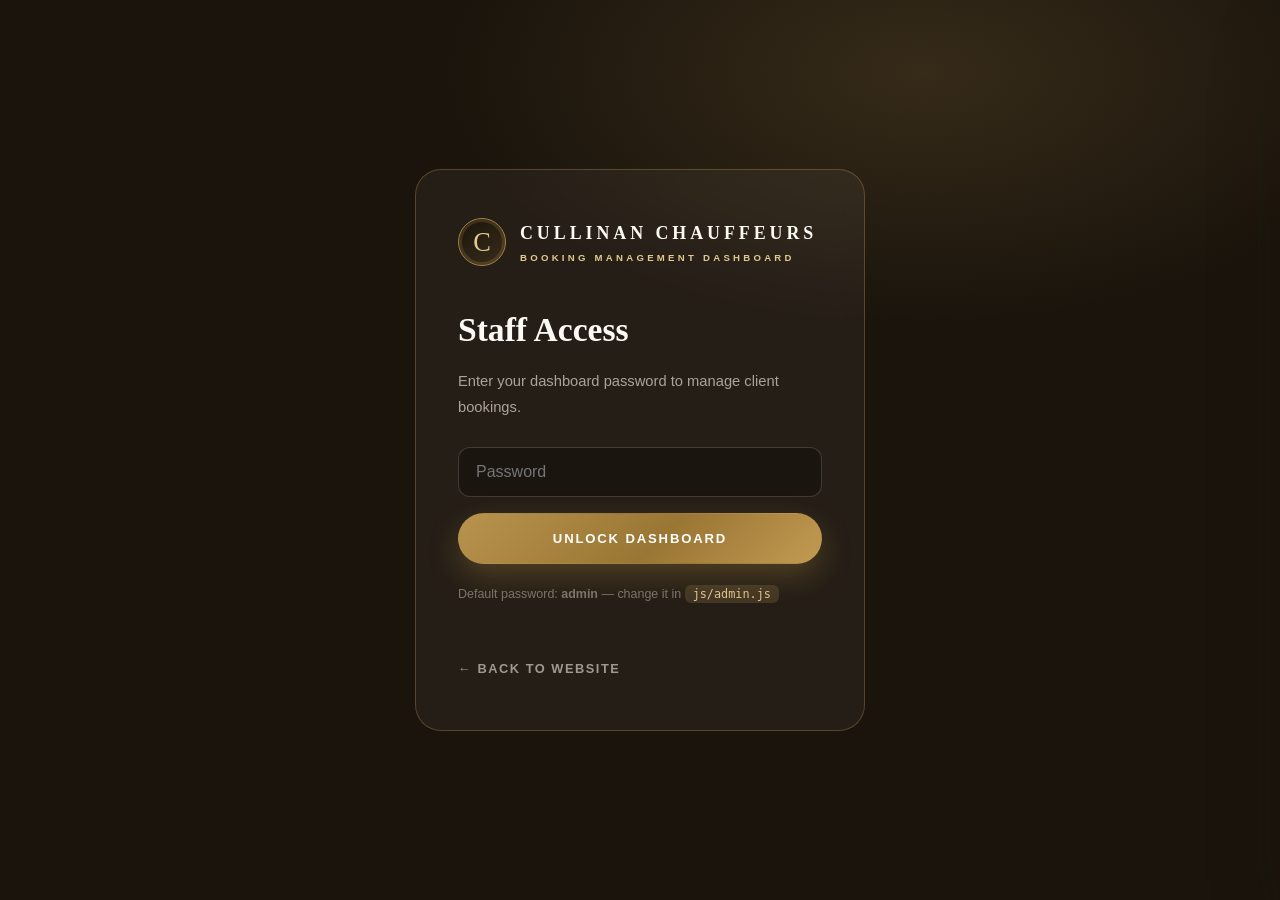
<file: admin.html>
<!DOCTYPE html>
<html lang="en">
<head>
<meta charset="UTF-8">
<meta name="viewport" content="width=device-width, initial-scale=1.0">
<title>Booking Dashboard | Cullinan Chauffeurs</title>
<meta name="robots" content="noindex">
<link rel="preconnect" href="https://fonts.googleapis.com">
<link rel="preconnect" href="https://fonts.gstatic.com" crossorigin>
<link href="https://fonts.googleapis.com/css2?family=Cormorant+Garamond:ital,wght@0,400;0,500;0,600;1,400&family=Jost:wght@300;400;500;600&display=swap" rel="stylesheet">
<link rel="stylesheet" href="css/style.css">
<link rel="stylesheet" href="css/admin.css">
<link rel="icon" href="data:image/svg+xml,<svg xmlns='http://www.w3.org/2000/svg' viewBox='0 0 100 100'><rect fill='%230b0b0d' width='100' height='100'/><text x='50' y='68' font-size='58' text-anchor='middle' fill='%23c6a15b' font-family='Georgia'>C</text></svg>">
</head>
<body class="admin-body">

<!-- ===== LOCK SCREEN ===== -->
<div class="lock-screen" id="lockScreen">
  <div class="lock-card">
    <div class="lock-logo">
      <span class="logo-mark">C</span>
      <div>
        <div class="lock-title">CULLINAN CHAUFFEURS</div>
        <div class="lock-sub">Booking Management Dashboard</div>
      </div>
    </div>
    <h2>Staff Access</h2>
    <p>Enter your dashboard password to manage client bookings.</p>
    <form id="lockForm">
      <input type="password" id="lockPassword" placeholder="Password" autocomplete="current-password">
      <button type="submit" class="btn btn-gold">Unlock Dashboard</button>
    </form>
    <p class="lock-hint">Default password: <strong>admin</strong> &mdash; change it in <code>js/admin.js</code></p>
    <a href="index.html" class="lock-back">&larr; Back to website</a>
  </div>
</div>

<!-- ===== DASHBOARD ===== -->
<div class="dashboard" id="dashboard" style="display:none">

  <aside class="dash-side">
    <a href="index.html" class="logo dash-logo">
      <span class="logo-mark">C</span>
      <span class="logo-text">
        <span class="logo-name">CULLINAN</span>
        <span class="logo-sub">DASHBOARD</span>
      </span>
    </a>
    <nav class="dash-nav">
      <span class="dash-nav-item active">Bookings</span>
    </nav>
    <div class="dash-side-bottom">
      <button class="btn btn-line btn-sm" id="lockBtn">Lock Dashboard</button>
      <a href="index.html" class="btn btn-ghost-dark btn-sm">View Website</a>
    </div>
  </aside>

  <main class="dash-main">
    <header class="dash-header">
      <div>
        <h1>Booking Management</h1>
        <p>View, confirm and manage all client reservations submitted through the website.</p>
      </div>
      <div class="dash-header-actions">
        <button class="btn btn-line btn-sm" id="exportBtn">Export CSV</button>
        <button class="btn btn-ghost-dark btn-sm" id="seedBtn">Load Demo Data</button>
      </div>
    </header>

    <!-- Stats -->
    <div class="dash-stats">
      <div class="dash-stat"><span class="ds-num" id="statTotal">0</span><span class="ds-label">Total Bookings</span></div>
      <div class="dash-stat ds-new"><span class="ds-num" id="statNew">0</span><span class="ds-label">New Requests</span></div>
      <div class="dash-stat ds-confirmed"><span class="ds-num" id="statConfirmed">0</span><span class="ds-label">Confirmed</span></div>
      <div class="ds-revenue dash-stat"><span class="ds-num" id="statRevenue">£0</span><span class="ds-label">Est. Value</span></div>
      <div class="dash-stat ds-completed"><span class="ds-num" id="statCompleted">0</span><span class="ds-label">Completed</span></div>
    </div>

    <!-- Filters -->
    <div class="dash-filters">
      <input type="search" id="searchInput" placeholder="Search name, reference, route, phone...">
      <select id="statusFilter">
        <option value="">All statuses</option>
        <option value="New">New</option>
        <option value="Confirmed">Confirmed</option>
        <option value="Completed">Completed</option>
        <option value="Cancelled">Cancelled</option>
      </select>
      <select id="tripFilter">
        <option value="">All journeys</option>
        <option value="Airport Transfer">Airport Transfer</option>
        <option value="One Way">One Way</option>
        <option value="Round Trip">Round Trip</option>
        <option value="By The Hour">By The Hour</option>
      </select>
    </div>

    <!-- Table -->
    <div class="dash-table-wrap">
      <table class="dash-table">
        <thead>
          <tr>
            <th>Ref</th>
            <th>Client</th>
            <th>Journey</th>
            <th>Date / Time</th>
            <th>Vehicle</th>
            <th>Estimate</th>
            <th>Status</th>
            <th>Actions</th>
          </tr>
        </thead>
        <tbody id="bookingsBody">
          <tr class="empty-row"><td colspan="8">No bookings yet. Bookings submitted on the website will appear here.</td></tr>
        </tbody>
      </table>
    </div>
  </main>
</div>

<!-- ===== DETAIL DRAWER ===== -->
<div class="drawer-backdrop" id="drawerBackdrop"></div>
<aside class="drawer" id="drawer">
  <button class="drawer-close" id="drawerClose" aria-label="Close">&times;</button>
  <div class="drawer-content" id="drawerContent"></div>
</aside>

<script src="js/admin.js"></script>
</body>
</html>
</file>
<file: css/fonts.css>
/* Cullinan Chauffeurs — luxury typography embedded (Fraunces + Manrope) */
@font-face{font-family:'Fraunces';font-style:normal;font-weight:400 700;font-display:swap;
src:url([data-uri]) format('woff2');}
@font-face{font-family:'Fraunces';font-style:italic;font-weight:400 500;font-display:swap;
src:url([data-uri]) format('woff2');}
@font-face{font-family:'Manrope';font-style:normal;font-weight:200 800;font-display:swap;
src:url([data-uri]) format('woff2');}
</file>
<file: css/style.css>
/* ============================================================
   CULLINAN CHAUFFEURS — Editorial Luxury Design System v2
   Warm ivory · champagne gold · Fraunces + Manrope
   ============================================================ */

:root{
  --ivory:#faf7f1;
  --cream:#f2ebdf;
  --cream-2:#ece2d0;
  --white:#ffffff;
  --ink:#1a140c;
  --ink-2:#241c12;
  --ink-3:#2e2417;
  --gold:#a8823f;
  --gold-2:#c9a35c;
  --gold-3:#e2c98e;
  --gold-soft:rgba(168,130,63,.12);
  --text:#322a1f;
  --muted:#7d705c;
  --muted-2:#9b8f7c;
  --line:rgba(26,20,12,.11);
  --line-strong:rgba(26,20,12,.2);
  --shadow-s:0 4px 18px rgba(58,42,18,.07);
  --shadow-m:0 18px 50px rgba(58,42,18,.12);
  --shadow-l:0 34px 90px rgba(40,28,12,.22);
  --radius-s:10px;
  --radius:18px;
  --radius-l:26px;
  --font-display:'Fraunces','Playfair Display',Georgia,serif;
  --font-body:'Manrope','Segoe UI',Helvetica,Arial,sans-serif;
  --ease:cubic-bezier(.22,.61,.36,1);
  --nav-h:78px;
}

*{margin:0;padding:0;box-sizing:border-box}
html{scroll-behavior:smooth}
body{
  font-family:var(--font-body);
  background:var(--ivory);
  color:var(--text);
  font-weight:400;
  font-size:16.5px;
  line-height:1.75;
  overflow-x:hidden;
  -webkit-font-smoothing:antialiased;
}
img{max-width:100%;display:block}
a{color:inherit;text-decoration:none}
ul{list-style:none}
button{cursor:pointer;font-family:inherit}
em{font-style:italic}
::selection{background:var(--gold-2);color:var(--ink)}

.container{width:min(1220px,92%);margin:0 auto}
.container-narrow{width:min(880px,92%)}

/* ---------- Scroll progress ---------- */
.scroll-progress{
  position:fixed;top:0;left:0;height:3px;width:0;
  background:linear-gradient(90deg,var(--gold),var(--gold-3),var(--gold));
  z-index:1000;transition:width .1s linear;
}

/* ---------- Top bar ---------- */
.topbar{
  background:var(--ink);
  font-size:.78rem;letter-spacing:.06em;
  color:rgba(242,235,223,.72);
}
.topbar-inner{
  display:flex;justify-content:space-between;align-items:center;
  padding:10px 0;flex-wrap:wrap;gap:8px 24px;
}
.topbar-left{display:flex;gap:26px;flex-wrap:wrap}
.topbar-link{display:inline-flex;align-items:center;gap:8px;transition:color .3s}
.topbar-link:hover{color:var(--gold-3)}
.topbar-link svg{width:13px;height:13px;color:var(--gold-2)}
.topbar-right{display:flex;align-items:center;gap:14px;text-transform:uppercase;font-size:.68rem;letter-spacing:.18em}
.topbar-dot{width:4px;height:4px;border-radius:50%;background:var(--gold-2)}

/* ---------- Navigation ---------- */
.nav{
  position:sticky;top:0;z-index:900;
  background:rgba(250,247,241,.82);
  backdrop-filter:blur(18px);-webkit-backdrop-filter:blur(18px);
  border-bottom:1px solid transparent;
  transition:border-color .4s,box-shadow .4s,background .4s;
}
.nav.scrolled{border-color:var(--line);box-shadow:0 10px 36px rgba(58,42,18,.08)}
.nav-inner{display:flex;align-items:center;justify-content:space-between;height:var(--nav-h);gap:24px}

.logo{display:flex;align-items:center;gap:13px}
.logo-mark{
  width:48px;height:48px;flex:0 0 48px;
  border-radius:50%;
  border:1.5px solid var(--gold);
  background:linear-gradient(145deg,var(--ink),#3a2d1a);
  display:grid;place-items:center;
  font-family:var(--font-display);
  font-size:1.65rem;color:var(--gold-3);
  box-shadow:inset 0 0 0 3px rgba(201,163,92,.18);
}
.logo-text{display:flex;flex-direction:column;line-height:1.15}
.logo-name{
  font-family:var(--font-display);
  font-size:1.32rem;letter-spacing:.2em;color:var(--ink);font-weight:600;
}
.logo-sub{font-size:.56rem;letter-spacing:.52em;color:var(--gold);font-weight:600}

.nav-links{display:flex;gap:32px}
.nav-link{
  font-size:.8rem;letter-spacing:.12em;text-transform:uppercase;
  font-weight:600;color:var(--muted);position:relative;padding:6px 0;transition:color .3s;
}
.nav-link::after{
  content:'';position:absolute;left:0;bottom:0;height:2px;width:0;
  background:var(--gold-2);border-radius:2px;transition:width .35s var(--ease);
}
.nav-link:hover,.nav-link.active{color:var(--ink)}
.nav-link:hover::after,.nav-link.active::after{width:100%}

.nav-actions{display:flex;align-items:center;gap:16px}

.hamburger{display:none;background:none;border:0;width:30px;height:22px;position:relative}
.hamburger span{
  position:absolute;left:0;width:100%;height:2px;background:var(--ink);border-radius:2px;
  transition:.35s var(--ease);
}
.hamburger span:nth-child(1){top:2px}
.hamburger span:nth-child(2){top:10px}
.hamburger span:nth-child(3){top:18px}
.hamburger.open span:nth-child(1){top:10px;transform:rotate(45deg)}
.hamburger.open span:nth-child(2){opacity:0}
.hamburger.open span:nth-child(3){top:10px;transform:rotate(-45deg)}

/* ---------- Buttons ---------- */
.btn{
  display:inline-flex;align-items:center;justify-content:center;gap:10px;
  padding:17px 36px;font-size:.82rem;letter-spacing:.14em;text-transform:uppercase;
  font-weight:700;border:1.5px solid transparent;border-radius:999px;
  transition:all .4s var(--ease);position:relative;overflow:hidden;white-space:nowrap;
}
.btn-sm{padding:12px 26px;font-size:.74rem}
.btn-gold{
  background:linear-gradient(135deg,#b8934e,#9a7634 55%,#c29a52);
  color:#fff;border-color:transparent;
  box-shadow:0 12px 30px rgba(168,130,63,.32);
}
.btn-gold::after{
  content:'';position:absolute;top:0;left:-120%;width:55%;height:100%;
  background:linear-gradient(100deg,transparent,rgba(255,255,255,.45),transparent);
  transform:skewX(-20deg);transition:left .6s var(--ease);
}
.btn-gold:hover::after{left:130%}
.btn-gold:hover{transform:translateY(-3px);box-shadow:0 20px 44px rgba(168,130,63,.42)}
.btn-glass{
  background:rgba(255,255,255,.12);color:#fff;
  border-color:rgba(255,255,255,.42);backdrop-filter:blur(8px);
}
.btn-glass:hover{background:rgba(255,255,255,.22);transform:translateY(-3px)}
.btn-soft{
  background:var(--white);color:var(--text);border-color:var(--line-strong);
}
.btn-soft:hover{border-color:var(--gold);color:var(--gold);transform:translateY(-2px)}
.btn:disabled{opacity:.5;cursor:not-allowed;transform:none!important}

.text-link{
  display:inline-flex;align-items:center;gap:8px;color:var(--gold);
  font-size:.78rem;letter-spacing:.12em;text-transform:uppercase;font-weight:700;
  margin-top:6px;transition:gap .3s;
}
.text-link:hover{gap:14px}

.gold-text{color:var(--gold-2)}

/* ---------- Hero ---------- */
.hero{
  position:relative;min-height:calc(100vh - 40px);
  display:flex;flex-direction:column;justify-content:center;
  padding:110px 0 190px;overflow:hidden;
}
.hero-bg{
  position:absolute;inset:0;background-size:cover;background-position:center 38%;
  transform:scale(1.04);
}
.hero-overlay{
  position:absolute;inset:0;
  background:
    linear-gradient(98deg,rgba(16,12,7,.88) 0%,rgba(16,12,7,.62) 44%,rgba(16,12,7,.18) 100%),
    linear-gradient(0deg,rgba(16,12,7,.72) 0%,transparent 36%);
}
.hero-content{position:relative;z-index:2;max-width:780px}
.hero-eyebrow{
  font-size:.76rem;letter-spacing:.38em;text-transform:uppercase;color:var(--gold-3);
  margin-bottom:26px;display:flex;align-items:center;gap:16px;font-weight:600;
}
.hero-eyebrow::before{content:'';width:52px;height:1.5px;background:var(--gold-2)}
.hero-title{
  font-family:var(--font-display);
  font-size:clamp(3.1rem,7.4vw,6rem);
  line-height:1.02;font-weight:600;letter-spacing:-.015em;color:#fdfaf4;
  margin-bottom:28px;
}
.hero-title em{font-style:italic;font-weight:500;color:var(--gold-3)}
.hero-lead{
  font-size:clamp(1.05rem,1.6vw,1.25rem);color:rgba(244,238,226,.88);
  max-width:560px;font-weight:400;letter-spacing:.01em;margin-bottom:42px;line-height:1.8;
}
.hero-cta{display:flex;gap:18px;flex-wrap:wrap;margin-bottom:50px}
.hero-badges{display:flex;gap:34px;flex-wrap:wrap}
.hero-badge{
  display:flex;align-items:center;gap:10px;
  font-size:.76rem;letter-spacing:.14em;text-transform:uppercase;color:rgba(244,238,226,.85);
  font-weight:600;
}
.hero-badge svg{width:19px;height:19px;color:var(--gold-3);flex-shrink:0}

/* Quick booking card */
.quick-book{
  position:relative;z-index:3;margin-top:10px;
  background:var(--white);
  border-radius:var(--radius-l);
  padding:28px 32px 30px;
  box-shadow:var(--shadow-l);
}
.qb-title{
  display:flex;flex-direction:column;gap:2px;margin-bottom:20px;
}
.qb-kicker{
  font-size:.68rem;letter-spacing:.32em;text-transform:uppercase;color:var(--gold);font-weight:700;
}
.qb-title strong{
  font-family:var(--font-display);font-size:1.45rem;font-weight:600;color:var(--ink);
}
.qb-row{
  display:grid;
  grid-template-columns:1.1fr 1.3fr 1.3fr .95fr .8fr auto;
  gap:16px;align-items:end;
}
.qb-field label{
  display:block;font-size:.68rem;letter-spacing:.18em;text-transform:uppercase;
  color:var(--muted);margin-bottom:8px;font-weight:700;
}
.qb-field input,.qb-field select{
  width:100%;background:var(--ivory);border:1.5px solid var(--line);
  border-radius:12px;color:var(--text);font-family:var(--font-body);
  font-size:.95rem;font-weight:500;padding:13px 14px;outline:none;transition:border-color .3s,box-shadow .3s;
}
.qb-field input:focus,.qb-field select:focus{
  border-color:var(--gold-2);box-shadow:0 0 0 4px var(--gold-soft);
}
.qb-field input::placeholder{color:var(--muted-2)}
.qb-field select option{background:var(--white);color:var(--text)}
.qb-btn{height:50px}

.hero-scroll{
  position:absolute;bottom:32px;left:50%;transform:translateX(-50%);
  display:flex;flex-direction:column;align-items:center;gap:12px;
  font-size:.64rem;letter-spacing:.38em;text-transform:uppercase;color:rgba(244,238,226,.65);
  z-index:2;font-weight:600;
}
.hero-scroll-line{
  width:1.5px;height:50px;background:linear-gradient(var(--gold-3),transparent);
  animation:scrollPulse 2.2s var(--ease) infinite;
}
@keyframes scrollPulse{
  0%{transform:scaleY(0);transform-origin:top}
  50%{transform:scaleY(1);transform-origin:top}
  51%{transform-origin:bottom}
  100%{transform:scaleY(0);transform-origin:bottom}
}

/* ---------- Stats ---------- */
.stats{
  background:var(--white);border-bottom:1px solid var(--line);
  padding:58px 0;
}
.stats-grid{
  display:grid;grid-template-columns:repeat(4,1fr);gap:30px;text-align:center;
}
.stat-num{
  font-family:var(--font-display);font-size:clamp(2.4rem,4vw,3.3rem);
  color:var(--ink);line-height:1;margin-bottom:10px;font-weight:600;
}
.stat-label{
  font-size:.72rem;letter-spacing:.24em;text-transform:uppercase;color:var(--muted);
  font-weight:600;
}

/* ---------- Sections ---------- */
.section{padding:110px 0;position:relative}
.section-cream{background:var(--cream)}
.section-head{text-align:center;max-width:720px;margin:0 auto 72px}
.eyebrow{
  font-size:.72rem;letter-spacing:.38em;text-transform:uppercase;color:var(--gold);
  margin-bottom:18px;display:inline-flex;align-items:center;gap:14px;font-weight:700;
}
.eyebrow::before,.eyebrow::after{content:'';width:34px;height:1.5px;background:var(--gold-2);opacity:.8}
.eyebrow.light{color:var(--gold-3)}
.eyebrow.light::before,.eyebrow.light::after{background:var(--gold-3)}
.section-title{
  font-family:var(--font-display);
  font-size:clamp(2.35rem,4.8vw,3.85rem);
  font-weight:600;color:var(--ink);line-height:1.1;margin-bottom:22px;
  letter-spacing:-.015em;
}
.section-title em{font-style:italic;font-weight:500;color:var(--gold)}
.section-lead{color:var(--muted);font-size:1.08rem;letter-spacing:.01em}

/* ---------- Services ---------- */
.services-grid{
  display:grid;grid-template-columns:repeat(3,1fr);gap:26px;
}
.service-card{
  background:var(--white);
  border:1px solid var(--line);border-radius:var(--radius-l);
  padding:42px 36px;
  transition:transform .5s var(--ease),box-shadow .5s,border-color .5s;
  position:relative;overflow:hidden;
}
.service-card::before{
  content:'';position:absolute;top:0;left:10%;right:10%;height:3px;
  background:linear-gradient(90deg,transparent,var(--gold-2),transparent);
  opacity:0;transition:opacity .5s;border-radius:0 0 4px 4px;
}
.service-card:hover{
  transform:translateY(-9px);box-shadow:var(--shadow-m);border-color:transparent;
}
.service-card:hover::before{opacity:1}
.service-icon{
  width:66px;height:66px;border-radius:20px;
  background:linear-gradient(145deg,var(--gold-soft),rgba(201,163,92,.22));
  display:grid;place-items:center;margin-bottom:26px;
  color:var(--gold);transition:transform .45s var(--ease);
}
.service-icon svg{width:28px;height:28px}
.service-card:hover .service-icon{transform:scale(1.08) rotate(-3deg)}
.service-card h3{
  font-family:var(--font-display);font-size:1.65rem;font-weight:600;
  color:var(--ink);margin-bottom:12px;
}
.service-card p{color:var(--muted);font-size:.96rem;margin-bottom:18px}

/* ---------- About ---------- */
.about-grid{
  display:grid;grid-template-columns:1.02fr 1fr;gap:86px;align-items:center;
}
.about-media{position:relative;padding-bottom:70px}
.about-img-main{
  border-radius:var(--radius-l);overflow:hidden;box-shadow:var(--shadow-m);
}
.about-img-main img{
  width:100%;height:560px;object-fit:cover;object-position:center 30%;
  transition:transform 1.1s var(--ease);
}
.about-media:hover .about-img-main img{transform:scale(1.05)}
.about-img-sub{
  position:absolute;right:-26px;bottom:0;width:46%;
  border-radius:var(--radius);overflow:hidden;
  border:6px solid var(--cream);box-shadow:var(--shadow-m);
}
.about-img-sub img{width:100%;height:220px;object-fit:cover}
.about-experience{
  position:absolute;left:-14px;top:38px;
  background:var(--ink);color:var(--cream);
  border-radius:var(--radius);padding:22px 28px;
  display:flex;align-items:center;gap:16px;z-index:2;
  box-shadow:var(--shadow-m);
}
.about-exp-num{
  font-family:var(--font-display);font-size:3rem;line-height:1;font-weight:600;color:var(--gold-3);
}
.about-exp-label{
  font-size:.68rem;letter-spacing:.22em;text-transform:uppercase;color:rgba(242,235,223,.75);
  line-height:1.7;font-weight:600;
}
.about-body .section-title{text-align:left}
.about-text{color:var(--muted);margin:26px 0 38px;font-size:1.05rem}
.about-features{display:flex;flex-direction:column;gap:24px;margin-bottom:42px}
.about-feature{display:flex;gap:18px;align-items:flex-start}
.af-icon{
  width:54px;height:54px;flex-shrink:0;border-radius:16px;
  background:var(--white);border:1px solid var(--line);
  display:grid;place-items:center;color:var(--gold);
  box-shadow:var(--shadow-s);
}
.af-icon svg{width:22px;height:22px}
.about-feature h4{
  font-family:var(--font-display);font-size:1.32rem;font-weight:600;
  color:var(--ink);margin-bottom:4px;
}
.about-feature p{color:var(--muted);font-size:.93rem}

/* ---------- Fleet ---------- */
.fleet-grid{
  display:grid;grid-template-columns:repeat(3,1fr);gap:28px;
}
.fleet-card{
  border-radius:var(--radius-l);overflow:hidden;
  background:var(--white);border:1px solid var(--line);
  display:flex;flex-direction:column;
  transition:transform .5s var(--ease),box-shadow .5s;
}
.fleet-card:hover{
  transform:translateY(-9px);box-shadow:var(--shadow-m);
}
.fleet-photo{position:relative;overflow:hidden}
.fleet-photo img{
  width:100%;height:230px;object-fit:cover;
  transition:transform .9s var(--ease);
}
.fleet-card:hover .fleet-photo img{transform:scale(1.07)}
.fleet-badge{
  position:absolute;top:16px;left:16px;
  background:rgba(26,20,12,.78);backdrop-filter:blur(6px);
  color:var(--gold-3);font-size:.64rem;letter-spacing:.22em;text-transform:uppercase;
  padding:7px 14px;border-radius:999px;font-weight:700;
}
.fleet-body{padding:28px 28px 32px;display:flex;flex-direction:column;flex:1}
.fleet-card h3{
  font-family:var(--font-display);font-size:1.62rem;font-weight:600;
  color:var(--ink);margin-bottom:4px;
}
.fleet-tagline{
  font-style:italic;font-family:var(--font-display);color:var(--muted);
  font-size:1.02rem;margin-bottom:16px;
}
.fleet-specs{
  display:flex;flex-wrap:wrap;gap:8px;margin-bottom:18px;
}
.fleet-specs li{
  font-size:.7rem;letter-spacing:.12em;text-transform:uppercase;color:var(--muted);
  background:var(--cream);border-radius:999px;padding:5px 12px;font-weight:600;
}
.fleet-prices{
  border-top:1px solid var(--line);padding-top:16px;margin-bottom:22px;
  display:flex;flex-direction:column;gap:10px;flex-grow:1;
}
.fp-row{
  display:flex;justify-content:space-between;align-items:baseline;
  font-size:.88rem;color:var(--muted);gap:14px;
}
.fp-row em{font-size:.78em}
.fp-row strong{
  font-family:var(--font-display);font-size:1.38rem;color:var(--ink);font-weight:600;
}
.bespoke-note span{font-style:italic;font-family:var(--font-display);font-size:1.02rem;line-height:1.6;color:var(--muted)}
.fleet-body .btn{width:100%}
.fleet-card-bespoke{
  background:linear-gradient(165deg,#2a2012,#1c150b);
  border-color:rgba(201,163,92,.35);
}
.fleet-card-bespoke h3{color:var(--cream)}
.fleet-card-bespoke .fleet-tagline{color:rgba(242,235,223,.65)}
.fleet-card-bespoke .fleet-specs li{background:rgba(201,163,92,.16);color:var(--gold-3)}
.fleet-card-bespoke .fleet-prices{border-color:rgba(201,163,92,.22)}
.fleet-card-bespoke .bespoke-note span{color:rgba(242,235,223,.72)}

/* ---------- Experience ---------- */
.experience{
  display:grid;grid-template-columns:1.05fr 1fr;
  background:var(--ink);
}
.experience-media{position:relative;min-height:640px}
.experience-media img{
  width:100%;height:100%;object-fit:cover;position:absolute;inset:0;
}
.experience-quote{
  position:absolute;left:36px;right:64px;bottom:38px;
  background:rgba(16,12,7,.82);backdrop-filter:blur(12px);
  border-left:3px solid var(--gold-2);padding:26px 30px;border-radius:0 var(--radius-s) var(--radius-s) 0;
}
.experience-quote p{
  font-family:var(--font-display);font-style:italic;font-size:1.24rem;
  color:#f4eee1;line-height:1.6;margin-bottom:10px;
}
.experience-quote span{
  font-size:.7rem;letter-spacing:.28em;text-transform:uppercase;color:var(--gold-3);
  font-weight:700;
}
.experience-body{
  padding:96px 72px;display:flex;flex-direction:column;justify-content:center;
}
.experience-body .section-title{color:#fdfaf4;text-align:left}
.experience-body .section-title em{color:var(--gold-3)}
.experience-lead{color:rgba(242,235,223,.72);font-size:1.05rem;margin-bottom:36px;max-width:520px}
.amenities{
  display:grid;grid-template-columns:1fr 1fr;gap:14px;margin-bottom:42px;
}
.amenity{
  display:flex;align-items:center;gap:13px;
  background:rgba(242,235,223,.06);border:1px solid rgba(242,235,223,.12);
  border-radius:14px;padding:15px 18px;
  font-size:.86rem;letter-spacing:.05em;color:rgba(242,235,223,.85);font-weight:500;
  transition:border-color .4s,background .4s,transform .4s;
}
.amenity:hover{border-color:rgba(201,163,92,.5);background:rgba(201,163,92,.12);transform:translateY(-3px)}
.amenity svg{width:19px;height:19px;color:var(--gold-3);flex-shrink:0}

/* ---------- Steps ---------- */
.steps{
  display:flex;align-items:flex-start;justify-content:center;
  gap:14px;flex-wrap:wrap;
}
.step{
  flex:1 1 220px;max-width:280px;text-align:center;padding:12px 14px;
}
.step-num{
  font-family:var(--font-display);font-size:3.6rem;font-weight:600;
  line-height:1;margin-bottom:16px;font-style:italic;
  color:var(--gold-2);
}
.step h3{
  font-family:var(--font-display);font-size:1.45rem;font-weight:600;
  color:var(--ink);margin-bottom:12px;
}
.step p{color:var(--muted);font-size:.93rem}
.step-connector{
  width:56px;height:1.5px;background:var(--line-strong);margin-top:64px;flex-shrink:0;
}

/* ---------- Testimonials ---------- */
.testi-slider{position:relative;max-width:920px;margin:0 auto;overflow:hidden}
.testi-track{display:flex;transition:transform .7s var(--ease)}
.testi-card{
  min-width:100%;padding:56px 64px;
  background:var(--white);border-radius:var(--radius-l);
  border:1px solid var(--line);text-align:center;box-shadow:var(--shadow-s);
}
.testi-stars{color:var(--gold-2);letter-spacing:.4em;font-size:1rem;margin-bottom:26px}
.testi-card > p{
  font-family:var(--font-display);font-size:clamp(1.3rem,2.4vw,1.68rem);
  font-style:italic;font-weight:500;color:var(--ink);line-height:1.7;margin-bottom:34px;
}
.testi-card footer{
  display:flex;align-items:center;justify-content:center;gap:16px;text-align:left;
}
.testi-avatar{
  width:56px;height:56px;border-radius:50%;
  background:linear-gradient(145deg,var(--gold-2),var(--gold));
  display:grid;place-items:center;font-family:var(--font-display);
  color:#fff;font-size:1.12rem;letter-spacing:.05em;font-weight:600;
}
.testi-card cite{
  display:block;font-style:normal;font-family:var(--font-display);
  font-size:1.18rem;color:var(--ink);font-weight:600;
}
.testi-card footer span{font-size:.76rem;letter-spacing:.14em;text-transform:uppercase;color:var(--muted);font-weight:600}
.testi-nav{
  display:flex;align-items:center;justify-content:center;gap:22px;margin-top:36px;
}
.testi-btn{
  width:52px;height:52px;border-radius:50%;border:1.5px solid var(--line-strong);
  background:var(--white);color:var(--gold);font-size:1.1rem;transition:all .35s;
}
.testi-btn:hover{background:var(--ink);color:var(--gold-3);border-color:var(--ink)}
.testi-dots{display:flex;gap:10px}
.testi-dot{
  width:9px;height:9px;border-radius:999px;background:rgba(168,130,63,.28);
  border:0;padding:0;transition:all .35s;cursor:pointer;
}
.testi-dot.active{background:var(--gold);width:28px}

/* ---------- Coverage ---------- */
.coverage-grid{
  display:grid;grid-template-columns:repeat(4,1fr);gap:22px;
}
.coverage-card{
  border:1px solid var(--line);border-radius:var(--radius-l);padding:36px 30px;
  background:var(--white);
  transition:transform .45s var(--ease),box-shadow .45s;
}
.coverage-card:hover{transform:translateY(-7px);box-shadow:var(--shadow-m)}
.coverage-icon{
  width:56px;height:56px;border-radius:16px;background:var(--gold-soft);
  display:grid;place-items:center;color:var(--gold);margin-bottom:20px;
}
.coverage-icon svg{width:24px;height:24px}
.coverage-card h3{
  font-family:var(--font-display);font-size:1.52rem;font-weight:600;
  color:var(--ink);margin-bottom:12px;
}
.coverage-card p{color:var(--muted);font-size:.92rem}

/* ---------- Booking ---------- */
.booking{background:var(--ink);position:relative}
.booking::before{
  content:'';position:absolute;inset:0;
  background:radial-gradient(900px 420px at 82% 0%,rgba(201,163,92,.1),transparent 65%);
  pointer-events:none;
}
.booking .section-title{color:#fdfaf4}
.booking .section-title em{color:var(--gold-3)}
.booking .section-lead{color:rgba(242,235,223,.68)}

.booking-wrap{
  max-width:1020px;margin:0 auto;position:relative;
  background:var(--white);border-radius:var(--radius-l);
  padding:58px;box-shadow:var(--shadow-l);
}
.booking-steps{
  display:flex;align-items:center;justify-content:center;gap:18px;
  margin-bottom:50px;flex-wrap:wrap;
}
.b-step{
  display:flex;align-items:center;gap:12px;
  font-size:.76rem;letter-spacing:.2em;text-transform:uppercase;color:var(--muted-2);
  font-weight:700;
}
.b-step span{
  width:40px;height:40px;border-radius:50%;
  border:1.5px solid var(--line-strong);
  display:grid;place-items:center;font-family:var(--font-display);font-size:1.1rem;
  color:var(--muted);transition:all .4s;font-weight:600;
}
.b-step.active{color:var(--gold)}
.b-step.active span,.b-step.done span{
  border-color:var(--gold);color:#fff;background:var(--gold);
}
.b-step-line{width:64px;height:1.5px;background:var(--line-strong)}

.b-panel{display:none;animation:fadeUp .55s var(--ease)}
.b-panel.active{display:block}
@keyframes fadeUp{
  from{opacity:0;transform:translateY(18px)}
  to{opacity:1;transform:none}
}
.b-grid{
  display:grid;grid-template-columns:1fr 1fr;gap:24px 28px;
}
.b-field{display:flex;flex-direction:column}
.b-field-full{grid-column:1/-1}
.b-field label{
  font-size:.7rem;letter-spacing:.2em;text-transform:uppercase;
  color:var(--muted);margin-bottom:9px;font-weight:700;
}
.b-field input,.b-field select,.b-field textarea{
  background:var(--ivory);border:1.5px solid var(--line);
  color:var(--text);font-family:var(--font-body);font-size:1rem;font-weight:500;
  padding:14px 16px;border-radius:12px;outline:none;
  transition:border-color .35s,box-shadow .35s;width:100%;
}
.b-field input:focus,.b-field select:focus,.b-field textarea:focus{
  border-color:var(--gold-2);box-shadow:0 0 0 4px var(--gold-soft);
}
.b-field input::placeholder,.b-field textarea::placeholder{color:var(--muted-2)}
.b-field select option{background:var(--white);color:var(--text)}
.b-field input.error,.b-field select.error{border-color:#c96a5b;box-shadow:0 0 0 4px rgba(201,106,91,.12)}
.b-field textarea{resize:vertical;min-height:110px}
.b-check{
  display:flex;align-items:flex-start;gap:12px;cursor:pointer;
  font-size:.88rem;color:var(--muted);text-transform:none;letter-spacing:.01em;
}
.b-check input{
  width:18px;height:18px;flex-shrink:0;accent-color:var(--gold);margin-top:3px;
}
.b-actions{
  display:flex;justify-content:flex-end;gap:16px;margin-top:40px;flex-wrap:wrap;
}

/* Vehicle select */
.vehicle-select{
  display:grid;grid-template-columns:repeat(3,1fr);gap:18px;margin-bottom:36px;
}
.vehicle-option{cursor:pointer}
.vehicle-option input{position:absolute;opacity:0;pointer-events:none}
.vo-card{
  border:1.5px solid var(--line);border-radius:var(--radius);padding:24px 22px;height:100%;
  background:var(--ivory);transition:all .4s var(--ease);
}
.vehicle-option:hover .vo-card{border-color:var(--gold-2);transform:translateY(-4px)}
.vehicle-option input:checked + .vo-card{
  border-color:var(--gold);background:linear-gradient(165deg,#fdf8ec,#f7edda);
  box-shadow:0 16px 44px rgba(168,130,63,.2);
}
.vo-name{
  font-family:var(--font-display);font-size:1.32rem;color:var(--ink);margin-bottom:5px;font-weight:600;
}
.vo-meta{font-size:.72rem;letter-spacing:.16em;text-transform:uppercase;color:var(--muted);margin-bottom:12px;font-weight:600}
.vo-price{font-size:.88rem;color:var(--muted)}
.vo-price strong{
  font-family:var(--font-display);font-size:1.55rem;color:var(--gold);font-weight:600;
}

.estimate-box{
  border-radius:var(--radius);
  background:linear-gradient(135deg,#2a2012,#3a2c17);
  padding:26px 32px;display:flex;align-items:center;gap:28px;flex-wrap:wrap;
}
.estimate-label{
  font-size:.7rem;letter-spacing:.26em;text-transform:uppercase;color:var(--gold-3);
  font-weight:700;
}
.estimate-value{
  font-family:var(--font-display);font-size:2.75rem;color:#fdfaf4;
  line-height:1;font-weight:600;
}
.estimate-note{
  flex:1 1 260px;font-size:.86rem;color:rgba(242,235,223,.7);line-height:1.6;
}

/* Success */
.booking-success{text-align:center;padding:34px 10px;animation:fadeUp .6s var(--ease)}
.success-icon{width:86px;height:86px;margin:0 auto 26px;color:var(--gold)}
.success-icon svg{width:100%;height:100%}
.booking-success h3{
  font-family:var(--font-display);font-size:2.25rem;color:var(--ink);
  font-weight:600;margin-bottom:16px;
}
.booking-success p{color:var(--muted);font-size:1.04rem;max-width:620px;margin:0 auto 12px}
.success-sub{color:var(--muted-2)!important;font-size:.95rem!important}
.success-summary{
  max-width:560px;margin:30px auto;border:1px solid var(--line);
  background:var(--ivory);padding:24px 28px;text-align:left;border-radius:var(--radius);
  display:grid;gap:10px;
}
.success-summary .ss-row{
  display:flex;justify-content:space-between;gap:20px;
  font-size:.9rem;color:var(--muted);border-bottom:1px dashed var(--line-strong);
  padding-bottom:9px;
}
.success-summary .ss-row:last-child{border:0;padding:0}
.success-summary .ss-row strong{color:var(--ink);font-weight:600;text-align:right}
.success-actions{
  display:flex;justify-content:center;gap:16px;flex-wrap:wrap;margin-top:34px;
}

/* ---------- FAQ ---------- */
.faq-list{display:flex;flex-direction:column;gap:14px}
.faq-item{
  border:1px solid var(--line);background:var(--white);
  border-radius:var(--radius);overflow:hidden;
  transition:box-shadow .4s,border-color .4s;
}
.faq-item[open]{box-shadow:var(--shadow-s);border-color:var(--gold-2)}
.faq-item summary{
  list-style:none;cursor:pointer;
  padding:24px 62px 24px 30px;position:relative;
  font-family:var(--font-display);font-size:1.26rem;font-weight:600;color:var(--ink);
  transition:color .3s;
}
.faq-item summary::-webkit-details-marker{display:none}
.faq-item summary:hover{color:var(--gold)}
.faq-icon{
  position:absolute;right:28px;top:50%;width:16px;height:16px;
  transform:translateY(-50%);
}
.faq-icon::before,.faq-icon::after{
  content:'';position:absolute;background:var(--gold);
  left:50%;top:50%;border-radius:2px;transition:transform .35s var(--ease);
}
.faq-icon::before{width:16px;height:2px;transform:translate(-50%,-50%)}
.faq-icon::after{width:2px;height:16px;transform:translate(-50%,-50%)}
.faq-item[open] .faq-icon::after{transform:translate(-50%,-50%) rotate(90deg);opacity:0}
.faq-item p{
  padding:0 30px 26px;color:var(--muted);font-size:.98rem;max-width:760px;
}

/* ---------- CTA band ---------- */
.cta-band{
  padding:130px 0;position:relative;overflow:hidden;text-align:center;
}
.cta-bg{
  position:absolute;inset:0;background-size:cover;background-position:center 30%;
}
.cta-overlay{
  position:absolute;inset:0;
  background:linear-gradient(rgba(14,10,6,.82),rgba(14,10,6,.72));
}
.cta-inner{position:relative;z-index:2}
.cta-inner h2{
  font-family:var(--font-display);font-size:clamp(2.35rem,4.8vw,3.7rem);
  color:#fdfaf4;font-weight:600;margin-bottom:16px;letter-spacing:-.015em;
}
.cta-inner h2 em{font-style:italic;color:var(--gold-3);font-weight:500}
.cta-inner > p{color:rgba(242,235,223,.78);margin-bottom:38px;font-size:1.08rem}
.cta-actions{display:flex;justify-content:center;gap:18px;flex-wrap:wrap;margin-bottom:34px}
.cta-flags{display:flex;justify-content:center;gap:28px;flex-wrap:wrap}
.cta-flag{
  font-size:.8rem;letter-spacing:.14em;text-transform:uppercase;color:rgba(242,235,223,.8);
  border-bottom:1px solid transparent;padding-bottom:3px;transition:all .35s;font-weight:600;
}
.cta-flag:hover{color:var(--gold-3);border-color:var(--gold-3)}

/* ---------- Footer ---------- */
.footer{background:#141009;padding-top:90px}
.footer-grid{
  display:grid;grid-template-columns:1.5fr 1fr 1fr 1.2fr;gap:56px;
  padding-bottom:70px;
}
.footer .logo-name{color:#fdfaf4}
.footer-brand p{color:rgba(242,235,223,.62);font-size:.93rem;margin:22px 0 26px;max-width:330px}
.footer-badges{display:flex;gap:10px;flex-wrap:wrap}
.footer-badge{
  font-size:.62rem;letter-spacing:.2em;text-transform:uppercase;
  border:1px solid rgba(201,163,92,.4);color:var(--gold-3);padding:7px 13px;
  border-radius:999px;font-weight:600;
}
.footer-col h4{
  font-family:var(--font-display);font-size:1.32rem;font-weight:600;
  color:#fdfaf4;margin-bottom:24px;
}
.footer-col ul{display:flex;flex-direction:column;gap:12px}
.footer-col a{color:rgba(242,235,223,.62);font-size:.92rem;transition:color .3s,padding-left .3s}
.footer-col a:hover{color:var(--gold-3);padding-left:5px}
.footer-contact li{
  display:flex;gap:13px;align-items:flex-start;color:rgba(242,235,223,.62);font-size:.92rem;
}
.footer-contact svg{width:17px;height:17px;color:var(--gold-2);flex-shrink:0;margin-top:5px}
.footer-bottom{border-top:1px solid rgba(242,235,223,.1);padding:26px 0}
.footer-bottom-inner{
  display:flex;justify-content:space-between;align-items:center;
  gap:16px;flex-wrap:wrap;
}
.footer-bottom p{color:rgba(242,235,223,.45);font-size:.82rem;letter-spacing:.06em}
.footer-tagline{font-family:var(--font-display);font-style:italic;font-size:1rem!important;color:rgba(242,235,223,.6)!important}

/* ---------- Floating helpers ---------- */
.wa-float{
  position:fixed;right:26px;bottom:26px;z-index:850;
  width:62px;height:62px;border-radius:50%;
  background:#25d366;color:#fff;display:grid;place-items:center;
  box-shadow:0 16px 44px rgba(37,211,102,.4);
  transition:transform .35s var(--ease);
}
.wa-float:hover{transform:scale(1.1)}
.wa-float svg{width:31px;height:31px}

.to-top{
  position:fixed;right:32px;bottom:106px;z-index:840;
  width:48px;height:48px;border-radius:50%;border:1px solid var(--line-strong);
  background:var(--white);color:var(--gold);
  display:grid;place-items:center;opacity:0;pointer-events:none;
  transition:opacity .4s,transform .4s;transform:translateY(12px);
  box-shadow:var(--shadow-s);
}
.to-top.show{opacity:1;pointer-events:auto;transform:none}
.to-top:hover{background:var(--ink);color:var(--gold-3)}
.to-top svg{width:19px;height:19px}

/* Mobile action bar */
.mobile-bar{
  display:none;position:fixed;left:0;right:0;bottom:0;z-index:860;
  background:var(--white);border-top:1px solid var(--line);
  padding:12px 16px;gap:12px;
  box-shadow:0 -12px 34px rgba(58,42,18,.12);
}
.mb-btn{
  flex:1;text-align:center;padding:14px 10px;border-radius:999px;
  font-size:.8rem;letter-spacing:.14em;text-transform:uppercase;font-weight:700;
}
.mb-wa{background:#25d366;color:#fff}
.mb-book{background:var(--ink);color:var(--gold-3)}

/* ---------- Reveal animations ---------- */
.reveal{
  opacity:0;transform:translateY(34px);
  transition:opacity .9s var(--ease),transform .9s var(--ease);
}
.reveal.visible{opacity:1;transform:none}

.services-grid .reveal:nth-child(2),.fleet-grid .reveal:nth-child(2),
.stats-grid .reveal:nth-child(2),.coverage-grid .reveal:nth-child(2){transition-delay:.1s}
.services-grid .reveal:nth-child(3),.fleet-grid .reveal:nth-child(3),
.stats-grid .reveal:nth-child(3),.coverage-grid .reveal:nth-child(3){transition-delay:.2s}
.services-grid .reveal:nth-child(4),.fleet-grid .reveal:nth-child(4),
.stats-grid .reveal:nth-child(4),.coverage-grid .reveal:nth-child(4){transition-delay:.3s}
.services-grid .reveal:nth-child(5),.fleet-grid .reveal:nth-child(5){transition-delay:.4s}
.services-grid .reveal:nth-child(6),.fleet-grid .reveal:nth-child(6){transition-delay:.5s}

/* ---------- Responsive ---------- */
@media (max-width:1120px){
  .qb-row{grid-template-columns:repeat(3,1fr)}
  .qb-btn{grid-column:1/-1;width:100%}
  .fleet-grid{grid-template-columns:repeat(2,1fr)}
  .coverage-grid{grid-template-columns:repeat(2,1fr)}
  .footer-grid{grid-template-columns:1fr 1fr;gap:44px}
  .experience-body{padding:72px 48px}
}

@media (max-width:920px){
  .nav-links{
    position:fixed;inset:calc(var(--nav-h) + 38px) 0 auto 0;
    background:rgba(250,247,241,.98);backdrop-filter:blur(20px);
    flex-direction:column;gap:0;padding:18px 0 30px;
    border-bottom:1px solid var(--line);
    transform:translateY(-130%);transition:transform .5s var(--ease);
    z-index:890;box-shadow:var(--shadow-m);
  }
  .nav-links.open{transform:none}
  .nav-link{padding:15px 8%;font-size:.95rem;border-bottom:1px solid var(--line)}
  .hamburger{display:block}
  .services-grid{grid-template-columns:1fr 1fr}
  .about-grid{grid-template-columns:1fr;gap:70px}
  .experience{grid-template-columns:1fr}
  .experience-media{min-height:440px}
  .step-connector{display:none}
  .steps{gap:34px}
  .vehicle-select{grid-template-columns:1fr 1fr}
  .booking-wrap{padding:42px 28px}
}

@media (max-width:680px){
  .topbar{display:none}
  .nav-links{inset:var(--nav-h) 0 auto 0}
  .section{padding:80px 0}
  .hero{padding:70px 0 150px;min-height:auto}
  .hero-title{font-size:clamp(2.6rem,11vw,3.4rem)}
  .quick-book{padding:22px}
  .qb-row{grid-template-columns:1fr 1fr}
  .stats-grid{grid-template-columns:1fr 1fr;gap:38px}
  .services-grid,.fleet-grid,.coverage-grid,.b-grid,.amenities{
    grid-template-columns:1fr;
  }
  .vehicle-select{grid-template-columns:1fr}
  .booking-wrap{padding:30px 20px}
  .testi-card{padding:38px 24px}
  .experience-quote{left:16px;right:16px;bottom:16px;padding:22px}
  .experience-body{padding:56px 24px}
  .about-img-sub{position:relative;right:auto;bottom:auto;width:70%;margin:-40px 0 0 auto;border-width:5px}
  .about-media{padding-bottom:0}
  .about-experience{left:12px;top:16px;padding:16px 20px}
  .about-exp-num{font-size:2.2rem}
  .footer-grid{grid-template-columns:1fr;gap:38px}
  .footer-bottom-inner{justify-content:center;text-align:center}
  .b-actions{flex-direction:column-reverse}
  .b-actions .btn{width:100%}
  .success-actions .btn{width:100%}
  .hero-scroll{display:none}
  .mobile-bar{display:flex}
  .wa-float{bottom:92px}
  .to-top{bottom:164px}
  .footer{padding-bottom:80px}
}
</file>
<file: css/admin.css>
/* ============================================================
   CULLINAN CHAUFFEURS — Admin Dashboard Styles v2
   Matches the editorial luxury theme (ivory / gold / ink)
   ============================================================ */

.admin-body{background:var(--cream);min-height:100vh}

/* ---------- Buttons used by admin (extends style.css) ---------- */
.btn-line{
  border:1.5px solid var(--line-strong);color:var(--text);background:transparent;
}
.btn-line:hover{border-color:var(--gold);color:var(--gold);transform:translateY(-2px)}
.btn-ghost-dark{
  border:1.5px solid var(--line-strong);color:var(--muted);background:transparent;
}
.btn-ghost-dark:hover{border-color:var(--ink);color:var(--ink)}

/* ---------- Lock screen ---------- */
.lock-screen{
  min-height:100vh;display:grid;place-items:center;padding:30px 18px;
  background:
    radial-gradient(800px 420px at 72% 8%,rgba(201,163,92,.16),transparent 60%),
    var(--ink);
}
.lock-card{
  width:min(450px,100%);
  background:rgba(242,235,223,.05);
  border:1px solid rgba(201,163,92,.3);border-radius:var(--radius-l);
  padding:48px 42px;backdrop-filter:blur(10px);
}
.lock-logo{display:flex;align-items:center;gap:14px;margin-bottom:34px}
.lock-title{
  font-family:var(--font-display);font-size:1.12rem;letter-spacing:.22em;color:#fdfaf4;font-weight:600;
}
.lock-sub{font-size:.6rem;letter-spacing:.34em;text-transform:uppercase;color:var(--gold-3);font-weight:700}
.lock-card h2{
  font-family:var(--font-display);font-size:2.1rem;font-weight:600;color:#fdfaf4;
  margin-bottom:10px;
}
.lock-card > p{color:rgba(242,235,223,.65);font-size:.92rem;margin-bottom:26px}
#lockForm{display:flex;flex-direction:column;gap:16px}
#lockPassword{
  background:rgba(0,0,0,.3);border:1.5px solid rgba(242,235,223,.18);
  border-radius:12px;color:#fdfaf4;padding:15px 17px;font-family:var(--font-body);font-size:1rem;
  outline:none;transition:border-color .3s,box-shadow .3s;
}
#lockPassword:focus{border-color:var(--gold-2);box-shadow:0 0 0 4px rgba(201,163,92,.18)}
.lock-hint{
  margin-top:20px!important;font-size:.78rem!important;color:rgba(242,235,223,.42)!important;
}
.lock-hint code{
  background:rgba(201,163,92,.18);color:var(--gold-3);padding:2px 8px;font-size:.74rem;border-radius:6px;
}
.lock-back{
  display:inline-block;margin-top:26px;color:rgba(242,235,223,.6);font-size:.8rem;
  letter-spacing:.12em;text-transform:uppercase;transition:color .3s;font-weight:600;
}
.lock-back:hover{color:var(--gold-3)}

/* ---------- Layout ---------- */
.dashboard{display:grid;grid-template-columns:250px 1fr;min-height:100vh}

.dash-side{
  border-right:1px solid var(--line);background:var(--white);
  padding:30px 24px;display:flex;flex-direction:column;gap:34px;
  position:sticky;top:0;height:100vh;
}
.dash-logo .logo-name{font-size:1.05rem;color:var(--ink)}
.dash-nav{display:flex;flex-direction:column;gap:6px;flex:1}
.dash-nav-item{
  padding:13px 16px;border:1px solid transparent;border-radius:12px;
  font-size:.76rem;letter-spacing:.22em;text-transform:uppercase;
  color:var(--muted);cursor:default;font-weight:700;
}
.dash-nav-item.active{border-color:var(--gold-2);color:var(--gold);background:var(--gold-soft)}
.dash-side-bottom{display:flex;flex-direction:column;gap:12px}
.dash-side-bottom .btn{width:100%}

.dash-main{padding:42px 44px 70px;overflow-x:hidden}

.dash-header{
  display:flex;justify-content:space-between;align-items:flex-start;
  gap:26px;flex-wrap:wrap;margin-bottom:38px;
}
.dash-header h1{
  font-family:var(--font-display);font-size:2.45rem;font-weight:600;color:var(--ink);
  margin-bottom:8px;letter-spacing:-.015em;
}
.dash-header p{color:var(--muted);font-size:.95rem}
.dash-header-actions{display:flex;gap:12px;flex-wrap:wrap}

/* ---------- Stats ---------- */
.dash-stats{
  display:grid;grid-template-columns:repeat(5,1fr);gap:16px;margin-bottom:34px;
}
.dash-stat{
  border:1px solid var(--line);border-radius:var(--radius);
  background:var(--white);
  padding:22px 24px;display:flex;flex-direction:column;gap:7px;
  box-shadow:var(--shadow-s);
}
.ds-num{
  font-family:var(--font-display);font-size:2.15rem;color:var(--ink);line-height:1;font-weight:600;
}
.ds-label{font-size:.66rem;letter-spacing:.22em;text-transform:uppercase;color:var(--muted);font-weight:700}
.ds-new{border-color:rgba(168,130,63,.45);background:linear-gradient(160deg,#fdf8ec,#fff)}
.ds-new .ds-num{color:var(--gold)}
.ds-confirmed .ds-num{color:#3d8f5f}
.ds-completed .ds-num{color:#3c5f9e}
.ds-revenue{background:linear-gradient(160deg,#2a2012,#3a2c17);border-color:transparent}
.ds-revenue .ds-num{color:var(--gold-3)}
.ds-revenue .ds-label{color:rgba(242,235,223,.6)}

/* ---------- Filters ---------- */
.dash-filters{
  display:grid;grid-template-columns:1fr 200px 200px;gap:14px;margin-bottom:24px;
}
.dash-filters input,.dash-filters select{
  background:var(--white);border:1.5px solid var(--line);border-radius:12px;
  color:var(--text);padding:13px 16px;font-family:var(--font-body);
  font-size:.92rem;outline:none;transition:border-color .3s,box-shadow .3s;
}
.dash-filters input:focus,.dash-filters select:focus{
  border-color:var(--gold-2);box-shadow:0 0 0 4px var(--gold-soft);
}
.dash-filters select option{background:var(--white);color:var(--text)}

/* ---------- Table ---------- */
.dash-table-wrap{
  border:1px solid var(--line);border-radius:var(--radius);overflow-x:auto;
  background:var(--white);box-shadow:var(--shadow-s);
}
.dash-table{width:100%;border-collapse:collapse;min-width:920px}
.dash-table th{
  text-align:left;padding:16px 18px;
  font-size:.66rem;letter-spacing:.22em;text-transform:uppercase;color:var(--gold);
  border-bottom:1.5px solid var(--line);font-weight:700;white-space:nowrap;
}
.dash-table td{
  padding:16px 18px;border-bottom:1px solid var(--line);
  font-size:.92rem;color:var(--muted);vertical-align:top;
}
.dash-table tr:last-child td{border-bottom:0}
.dash-table tbody tr{transition:background .3s}
.dash-table tbody tr:hover{background:rgba(168,130,63,.06)}
.empty-row td{
  text-align:center;color:var(--muted-2);font-style:italic;padding:48px 18px!important;
}
.ref-code{
  font-family:'Courier New',monospace;color:var(--gold);font-size:.86rem;
  letter-spacing:.05em;white-space:nowrap;font-weight:700;
}
.client-cell strong{display:block;color:var(--ink);font-weight:600;font-family:var(--font-display);font-size:1.12rem}
.client-cell span{font-size:.8rem;color:var(--muted)}
.route-cell{max-width:230px}
.route-cell span{display:block;font-size:.86rem;line-height:1.5}
.route-arrow{color:var(--gold)}

/* Status pill */
.status-pill{
  display:inline-block;padding:5px 13px;border-radius:999px;
  font-size:.68rem;letter-spacing:.14em;text-transform:uppercase;white-space:nowrap;font-weight:700;
}
.st-New{background:rgba(168,130,63,.15);color:var(--gold)}
.st-Confirmed{background:rgba(61,143,95,.12);color:#3d8f5f}
.st-Completed{background:rgba(60,95,158,.1);color:#3c5f9e}
.st-Cancelled{background:rgba(201,106,91,.12);color:#b8574a}

.status-select{
  background:var(--ivory);border:1.5px solid var(--line);border-radius:10px;
  color:var(--text);padding:8px 10px;font-family:var(--font-body);font-size:.82rem;
  outline:none;cursor:pointer;transition:border-color .3s;
}
.status-select:focus{border-color:var(--gold-2)}
.status-select option{background:var(--white);color:var(--text)}

.row-actions{display:flex;gap:8px;flex-wrap:wrap}
.act-btn{
  background:transparent;border:1.5px solid var(--line);border-radius:999px;
  color:var(--muted);padding:7px 13px;font-size:.7rem;letter-spacing:.12em;
  text-transform:uppercase;transition:all .3s;cursor:pointer;font-family:var(--font-body);
  font-weight:700;
}
.act-btn:hover{border-color:var(--gold);color:var(--gold)}
.act-btn.danger:hover{border-color:#c96a5b;color:#b8574a}
.act-btn.wa:hover{border-color:#25d366;color:#1da851}

/* ---------- Drawer ---------- */
.drawer-backdrop{
  position:fixed;inset:0;background:rgba(26,20,12,.5);backdrop-filter:blur(3px);
  opacity:0;pointer-events:none;transition:opacity .4s;z-index:950;
}
.drawer-backdrop.open{opacity:1;pointer-events:auto}
.drawer{
  position:fixed;top:0;right:0;bottom:0;width:min(480px,100%);
  background:var(--white);border-left:1px solid var(--line);
  transform:translateX(105%);transition:transform .5s var(--ease);
  z-index:960;overflow-y:auto;padding:40px 34px;
  box-shadow:var(--shadow-l);
}
.drawer.open{transform:none}
.drawer-close{
  position:absolute;top:18px;right:22px;background:none;border:0;
  color:var(--muted);font-size:2rem;line-height:1;cursor:pointer;transition:color .3s;
}
.drawer-close:hover{color:var(--gold)}
.drawer h2{
  font-family:var(--font-display);font-size:2rem;color:var(--ink);font-weight:600;
  margin-bottom:6px;
}
.drawer .dr-ref{font-family:'Courier New',monospace;color:var(--gold);margin-bottom:26px;display:block}
.dr-section{margin-bottom:26px}
.dr-section h3{
  font-size:.7rem;letter-spacing:.28em;text-transform:uppercase;color:var(--gold);
  margin-bottom:14px;padding-bottom:9px;border-bottom:1px solid var(--line);font-weight:700;
}
.dr-row{
  display:flex;justify-content:space-between;gap:18px;
  padding:8px 0;font-size:.92rem;color:var(--muted);
}
.dr-row strong{color:var(--ink);font-weight:600;text-align:right;max-width:60%}
.dr-notes{
  background:var(--ivory);border:1px solid var(--line);border-radius:12px;
  padding:16px 18px;color:var(--text);font-size:.92rem;line-height:1.7;
}
.dr-actions{display:flex;flex-direction:column;gap:12px;margin-top:30px}
.dr-actions .btn{width:100%}

/* ---------- Responsive ---------- */
@media (max-width:1020px){
  .dash-stats{grid-template-columns:repeat(3,1fr)}
  .dash-filters{grid-template-columns:1fr}
}
@media (max-width:860px){
  .dashboard{grid-template-columns:1fr}
  .dash-side{
    position:relative;height:auto;flex-direction:row;align-items:center;
    justify-content:space-between;flex-wrap:wrap;gap:16px;
    border-right:0;border-bottom:1px solid var(--line);
  }
  .dash-nav{flex:0}
  .dash-side-bottom{flex-direction:row}
  .dash-side-bottom .btn{width:auto}
  .dash-main{padding:30px 20px 60px}
  .dash-stats{grid-template-columns:1fr 1fr}
  .dash-header h1{font-size:1.95rem}
}
</file>
